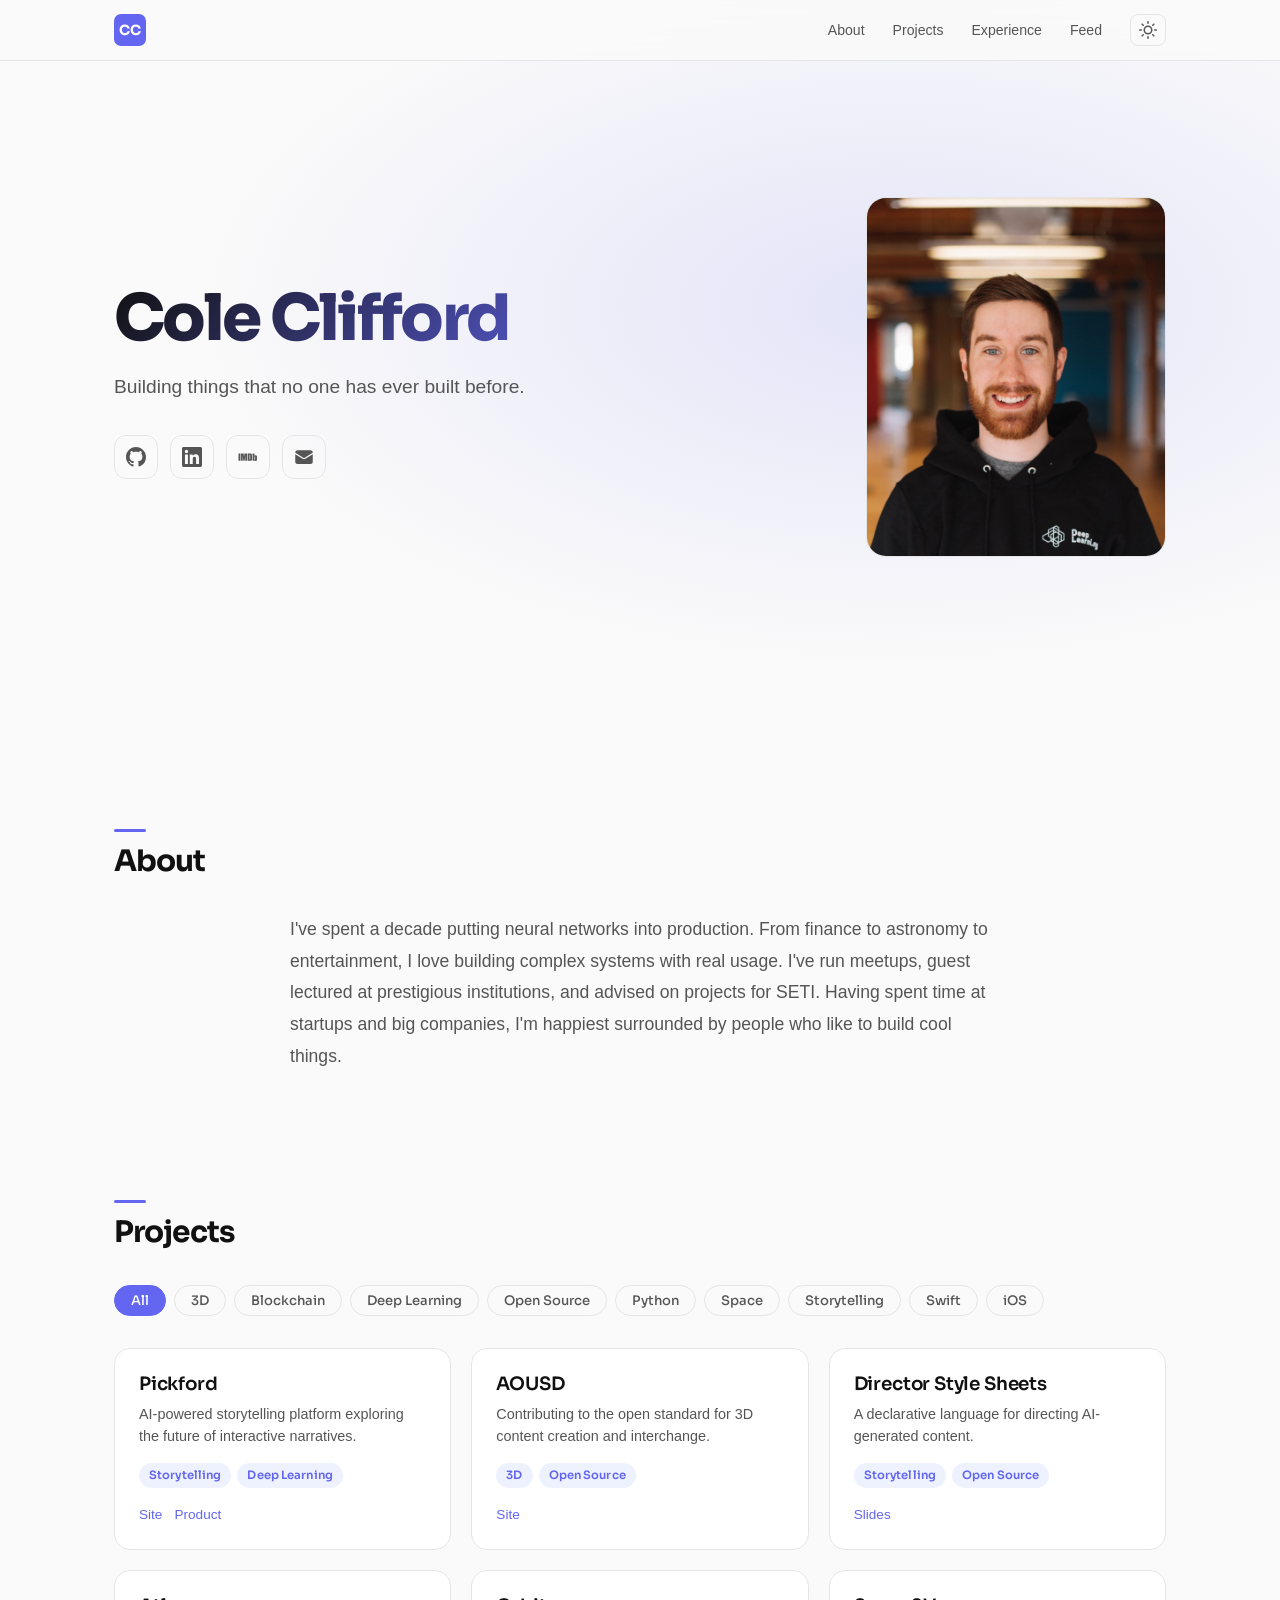
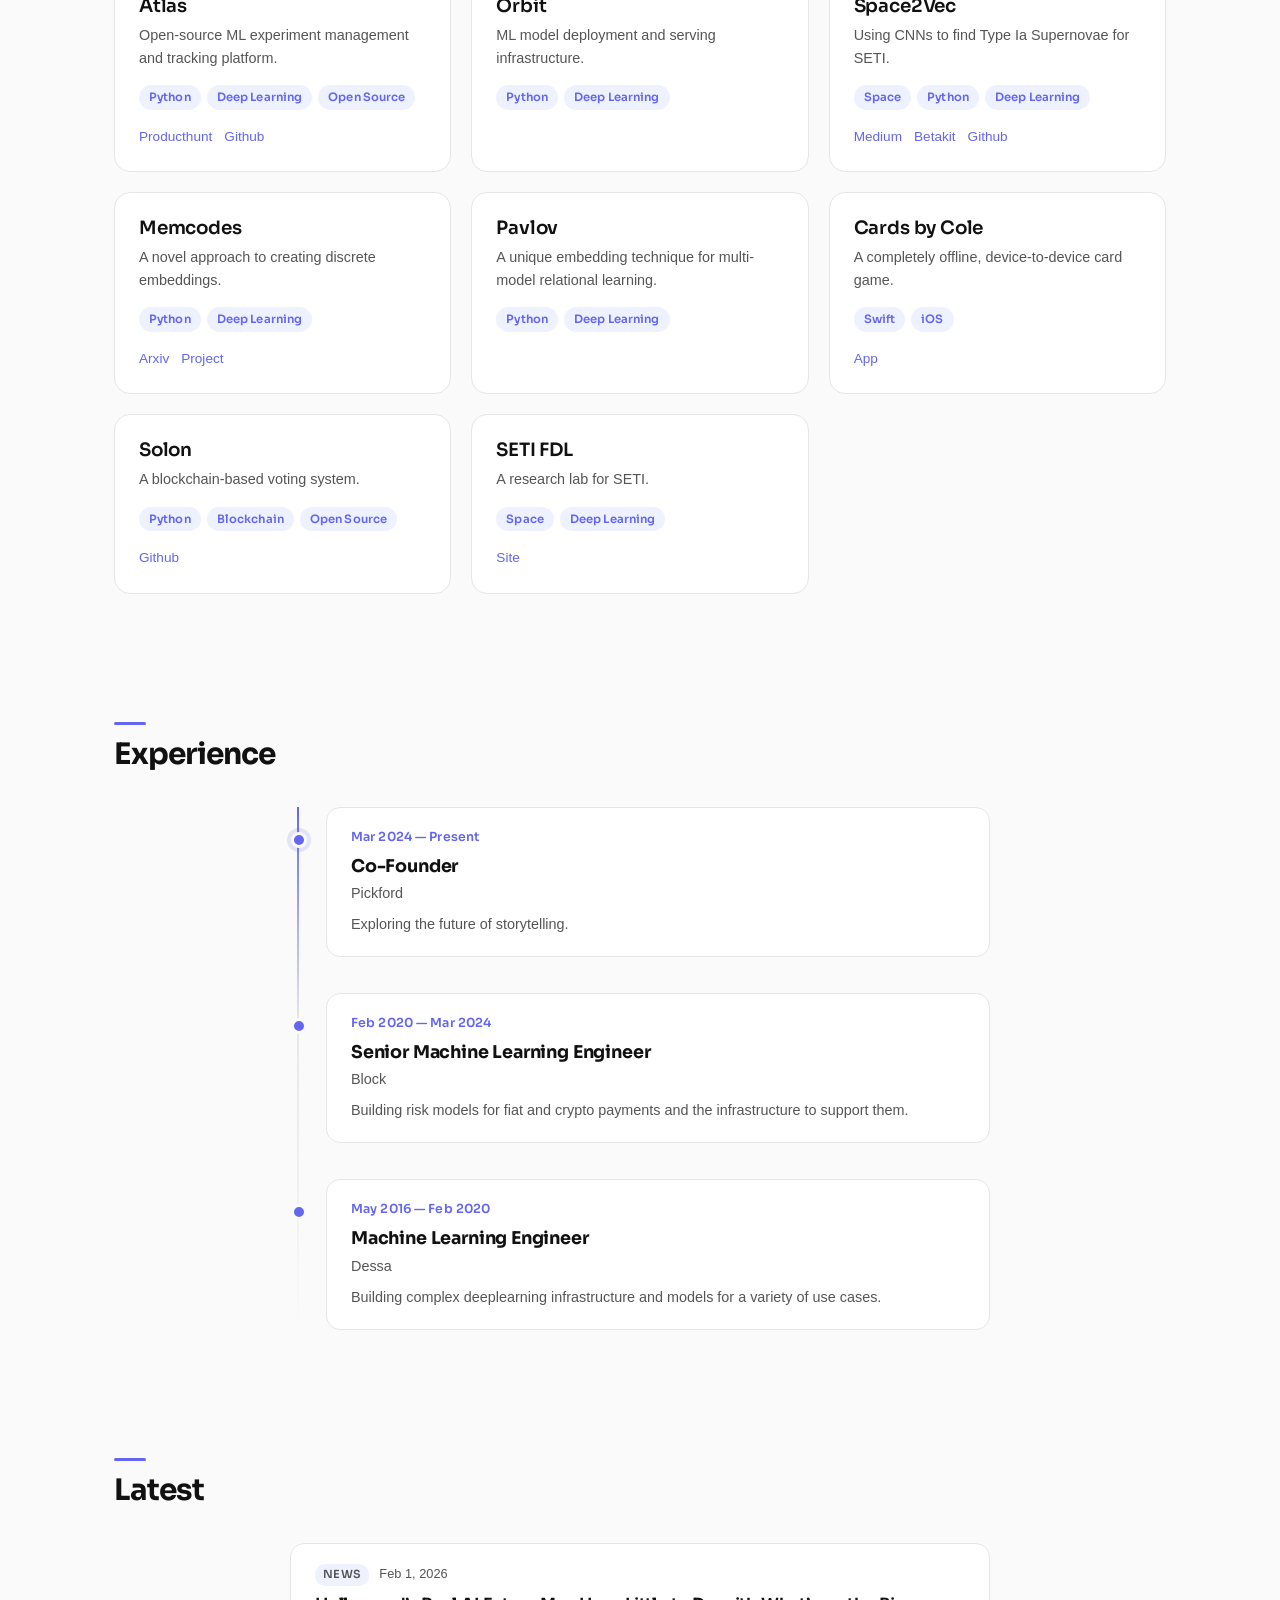
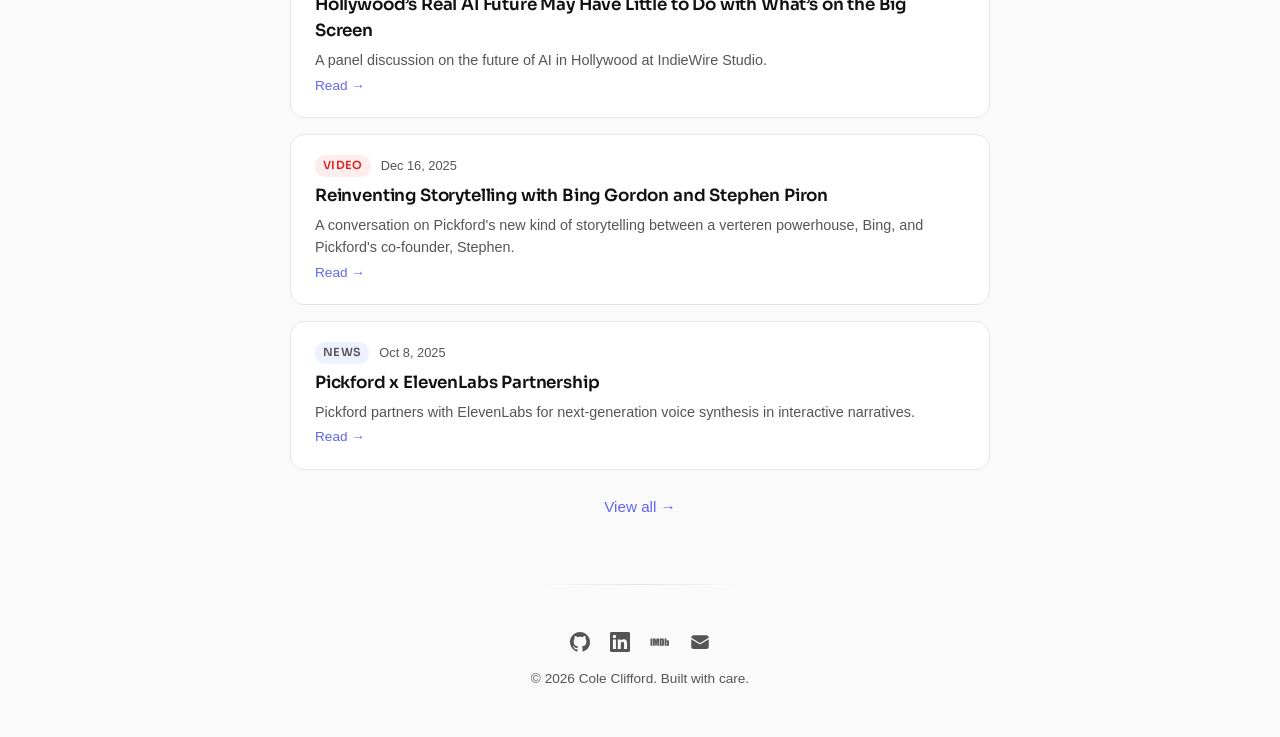
<file: index.html>
<!DOCTYPE html>
<html lang="en">
<head>
  <meta charset="utf-8">
  <meta name="viewport" content="width=device-width, initial-scale=1">
  <title>Cole Clifford</title>
  <meta name="description" content="Cole Clifford's personal portfolio — projects, experience, and more.">
  <link rel="icon" href="/favicon.svg" type="image/svg+xml">
  <link rel="preconnect" href="https://fonts.googleapis.com">
  <link rel="preconnect" href="https://fonts.gstatic.com" crossorigin>
  <link href="https://fonts.googleapis.com/css2?family=Sora:wght@400;500;600;700;800&display=swap" rel="stylesheet">
  <link rel="stylesheet" href="css/style.css">
  <script>
    // Apply saved theme before paint to prevent flash
    (function() {
      var saved = localStorage.getItem('theme');
      if (saved) {
        document.documentElement.setAttribute('data-theme', saved);
      } else if (window.matchMedia('(prefers-color-scheme: dark)').matches) {
        document.documentElement.setAttribute('data-theme', 'dark');
      }
    })();
  </script>
</head>
<body>

  <!-- Nav -->
  <nav class="nav">
    <div class="container nav__inner">
      <a href="#" class="nav__logo" aria-label="Home">
        <svg viewBox="0 0 64 64" width="32" height="32" aria-hidden="true"><rect width="64" height="64" rx="14" fill="var(--accent)"/><text x="50%" y="54%" dominant-baseline="middle" text-anchor="middle" fill="var(--tag-active-text)" font-family="Sora, sans-serif" font-weight="700" font-size="28">CC</text></svg>
      </a>
      <button class="nav__hamburger" aria-label="Toggle navigation">
        <svg viewBox="0 0 24 24" fill="none" stroke="currentColor" stroke-width="2" stroke-linecap="round"><line x1="3" y1="6" x2="21" y2="6"/><line x1="3" y1="12" x2="21" y2="12"/><line x1="3" y1="18" x2="21" y2="18"/></svg>
      </button>
      <ul class="nav__links">
        <li><a href="#about">About</a></li>
        <li><a href="#projects">Projects</a></li>
        <li><a href="#experience">Experience</a></li>
        <li><a href="#feed">Feed</a></li>
        <li>
          <button class="theme-toggle" aria-label="Toggle theme">
            <svg class="icon-sun" viewBox="0 0 24 24" fill="none" stroke="currentColor" stroke-width="2" stroke-linecap="round" stroke-linejoin="round"><circle cx="12" cy="12" r="5"/><line x1="12" y1="1" x2="12" y2="3"/><line x1="12" y1="21" x2="12" y2="23"/><line x1="4.22" y1="4.22" x2="5.64" y2="5.64"/><line x1="18.36" y1="18.36" x2="19.78" y2="19.78"/><line x1="1" y1="12" x2="3" y2="12"/><line x1="21" y1="12" x2="23" y2="12"/><line x1="4.22" y1="19.78" x2="5.64" y2="18.36"/><line x1="18.36" y1="5.64" x2="19.78" y2="4.22"/></svg>
            <svg class="icon-moon" viewBox="0 0 24 24" fill="none" stroke="currentColor" stroke-width="2" stroke-linecap="round" stroke-linejoin="round"><path d="M21 12.79A9 9 0 1 1 11.21 3 7 7 0 0 0 21 12.79z"/></svg>
          </button>
        </li>
      </ul>
    </div>
  </nav>

  <!-- Hero -->
  <section class="hero">
    <div class="container hero__inner">
      <div class="hero__content">
        <h1 class="hero__name">Cole Clifford</h1>
        <p class="hero__tagline">Building things that no one has ever built before.</p>
        <ul class="hero__links">
          <li><a href="https://github.com/ColeClifford" target="_blank" rel="noopener" class="hero__social" aria-label="GitHub" title="GitHub">
            <svg viewBox="0 0 24 24" fill="currentColor" aria-hidden="true"><path d="M12 0C5.37 0 0 5.37 0 12c0 5.31 3.435 9.795 8.205 11.385.6.105.825-.255.825-.57 0-.285-.015-1.23-.015-2.235-3.015.555-3.795-.735-4.035-1.41-.135-.345-.72-1.41-1.23-1.695-.42-.225-1.02-.78-.015-.795.945-.015 1.62.87 1.845 1.23 1.08 1.815 2.805 1.305 3.495.99.105-.78.42-1.305.765-1.605-2.67-.3-5.46-1.335-5.46-5.925 0-1.305.465-2.385 1.23-3.225-.12-.3-.54-1.53.12-3.18 0 0 1.005-.315 3.3 1.23.96-.27 1.98-.405 3-.405s2.04.135 3 .405c2.295-1.56 3.3-1.23 3.3-1.23.66 1.65.24 2.88.12 3.18.765.84 1.23 1.905 1.23 3.225 0 4.605-2.805 5.625-5.475 5.925.435.375.81 1.095.81 2.22 0 1.605-.015 2.895-.015 3.3 0 .315.225.69.825.57A12.02 12.02 0 0 0 24 12c0-6.63-5.37-12-12-12z"/></svg>
          </a></li>
          <li><a href="https://www.linkedin.com/in/cole-clifford-bb5b19121/" target="_blank" rel="noopener" class="hero__social" aria-label="LinkedIn" title="LinkedIn">
            <svg viewBox="0 0 24 24" fill="currentColor" aria-hidden="true"><path d="M20.447 20.452h-3.554v-5.569c0-1.328-.027-3.037-1.852-3.037-1.853 0-2.136 1.445-2.136 2.939v5.667H9.351V9h3.414v1.561h.046c.477-.9 1.637-1.85 3.37-1.85 3.601 0 4.267 2.37 4.267 5.455v6.286zM5.337 7.433a2.062 2.062 0 0 1-2.063-2.065 2.064 2.064 0 1 1 2.063 2.065zm1.782 13.019H3.555V9h3.564v11.452zM22.225 0H1.771C.792 0 0 .774 0 1.729v20.542C0 23.227.792 24 1.771 24h20.451C23.2 24 24 23.227 24 22.271V1.729C24 .774 23.2 0 22.222 0h.003z"/></svg>
          </a></li>
          <li><a href="https://www.imdb.com/name/nm4317531/?ref_=fn_t_5" target="_blank" rel="noopener" class="hero__social" aria-label="IMDb" title="IMDb">
            <svg viewBox="2.4 7.6 19.9 8.4" fill="currentColor" aria-hidden="true"><path d="M4.7954 8.2603v7.3636H2.8899V8.2603h1.9055zm6.5367 0v7.3636H9.6707v-4.9704l-.6711 4.9704H7.813l-.6986-4.8618-.0066 4.8618h-1.668V8.2603h2.468c.0748.4476.1492.9694.2307 1.5734l.2712 1.8713.4407-3.4447h2.4817zm2.9772 1.3289c.0742.0404.122.108.1417.2034.0279.0953.0345.3118.0345.6442v2.8548c0 .4881-.0345.7867-.0955.8954-.0609.1152-.2304.1695-.5018.1695V9.5211c.204 0 .3457.0205.4211.0681zm-.0211 6.0347c.4543 0 .8006-.0265 1.0245-.0742.2304-.0477.4204-.1357.5694-.2648.1556-.1218.2642-.298.3251-.5219.0611-.2238.1021-.6648.1021-1.3224v-2.5832c0-.6986-.0271-1.1668-.0742-1.4039-.041-.237-.1431-.4543-.3126-.6437-.1695-.1973-.4198-.3324-.7456-.421-.3191-.0808-.8542-.1285-1.7694-.1285h-1.4244v7.3636h2.3051zm5.14-1.7827c0 .3523-.0199.5762-.0544.6708-.033.0947-.1894.1424-.3046.1424-.1086 0-.19-.0477-.2238-.1351-.041-.0887-.0609-.2986-.0609-.6238v-1.9469c0-.3324.0199-.5423.0543-.6237.0338-.0808.1086-.122.2171-.122.1153 0 .2709.0412.3114.1425.041.0947.0609.2986.0609.6032v1.8926zm-2.4747-5.5809v7.3636h1.7157l.1152-.4675c.1556.1894.3251.3324.5152.4271.1828.0881.4608.1357.678.1357.3047 0 .5629-.0748.7802-.237.2165-.1562.3589-.3462.4198-.5628.0543-.2173.0887-.543.0887-.9841v-2.0675c0-.4409-.0139-.7324-.0344-.8681-.0199-.1357-.0742-.2781-.1695-.4204-.1021-.1425-.2437-.251-.4272-.3325-.1834-.0742-.3999-.1152-.6576-.1152-.2172 0-.4952.0477-.6846.1285-.1835.0887-.353.2238-.5086.4007V8.2603h-1.8309z"/></svg>
          </a></li>
          <li><a href="mailto:cole.cliffy@gmail.com" class="hero__social" aria-label="Email" title="Email">
            <svg viewBox="0 0 24 24" fill="currentColor" aria-hidden="true"><path d="M1.5 8.67v8.58a3 3 0 0 0 3 3h15a3 3 0 0 0 3-3V8.67l-8.928 5.493a3 3 0 0 1-3.144 0L1.5 8.67Z"/><path d="M22.5 6.908V6.75a3 3 0 0 0-3-3h-15a3 3 0 0 0-3 3v.158l9.714 5.978a1.5 1.5 0 0 0 1.572 0L22.5 6.908Z"/></svg>
          </a></li>
        </ul>
      </div>
      <div class="hero__photo">
        <img src="images/headshot.JPG" alt="Cole Clifford">
      </div>
    </div>
  </section>

  <!-- About -->
  <section id="about" class="fade-in">
    <div class="container">
      <h2 class="section-title">About</h2>
      <div class="about__content">
        <p>
          I've spent a decade putting neural networks into production. From finance to astronomy to entertainment, I love building
          complex systems with real usage. I've run meetups, guest lectured at prestigious institutions, and advised on projects for SETI.
          Having spent time at startups and big companies, I'm happiest surrounded by people who like to build cool things.
        </p>
      </div>
    </div>
  </section>

  <!-- Projects -->
  <section id="projects" class="fade-in">
    <div class="container">
      <h2 class="section-title">Projects</h2>
      <div class="filter-bar" id="filter-bar"></div>
      <div class="projects-grid" id="projects-grid"></div>
    </div>
  </section>

  <!-- Experience -->
  <section id="experience" class="fade-in">
    <div class="container">
      <h2 class="section-title">Experience</h2>
      <div class="timeline" id="timeline"></div>
    </div>
  </section>

  <!-- Feed / Latest -->
  <section id="feed" class="fade-in">
    <div class="container">
      <h2 class="section-title">Latest</h2>
      <div id="feed-preview"></div>
      <div style="text-align: center; margin-top: 24px;">
        <a href="/feed/" class="feed-view-all">View all &rarr;</a>
      </div>
    </div>
  </section>

  <!-- Footer -->
  <footer class="footer">
    <div class="container">
      <div class="footer__links">
        <a href="https://github.com/ColeClifford" target="_blank" rel="noopener" aria-label="GitHub" title="GitHub">
          <svg viewBox="0 0 24 24" fill="currentColor" aria-hidden="true"><path d="M12 0C5.37 0 0 5.37 0 12c0 5.31 3.435 9.795 8.205 11.385.6.105.825-.255.825-.57 0-.285-.015-1.23-.015-2.235-3.015.555-3.795-.735-4.035-1.41-.135-.345-.72-1.41-1.23-1.695-.42-.225-1.02-.78-.015-.795.945-.015 1.62.87 1.845 1.23 1.08 1.815 2.805 1.305 3.495.99.105-.78.42-1.305.765-1.605-2.67-.3-5.46-1.335-5.46-5.925 0-1.305.465-2.385 1.23-3.225-.12-.3-.54-1.53.12-3.18 0 0 1.005-.315 3.3 1.23.96-.27 1.98-.405 3-.405s2.04.135 3 .405c2.295-1.56 3.3-1.23 3.3-1.23.66 1.65.24 2.88.12 3.18.765.84 1.23 1.905 1.23 3.225 0 4.605-2.805 5.625-5.475 5.925.435.375.81 1.095.81 2.22 0 1.605-.015 2.895-.015 3.3 0 .315.225.69.825.57A12.02 12.02 0 0 0 24 12c0-6.63-5.37-12-12-12z"/></svg>
        </a>
        <a href="https://www.linkedin.com/in/cole-clifford-bb5b19121/" target="_blank" rel="noopener" aria-label="LinkedIn" title="LinkedIn">
          <svg viewBox="0 0 24 24" fill="currentColor" aria-hidden="true"><path d="M20.447 20.452h-3.554v-5.569c0-1.328-.027-3.037-1.852-3.037-1.853 0-2.136 1.445-2.136 2.939v5.667H9.351V9h3.414v1.561h.046c.477-.9 1.637-1.85 3.37-1.85 3.601 0 4.267 2.37 4.267 5.455v6.286zM5.337 7.433a2.062 2.062 0 0 1-2.063-2.065 2.064 2.064 0 1 1 2.063 2.065zm1.782 13.019H3.555V9h3.564v11.452zM22.225 0H1.771C.792 0 0 .774 0 1.729v20.542C0 23.227.792 24 1.771 24h20.451C23.2 24 24 23.227 24 22.271V1.729C24 .774 23.2 0 22.222 0h.003z"/></svg>
        </a>
        <a href="https://www.imdb.com/name/nm4317531/?ref_=fn_t_5" target="_blank" rel="noopener" aria-label="IMDb" title="IMDb">
          <svg viewBox="2.4 7.6 19.9 8.4" fill="currentColor" aria-hidden="true"><path d="M4.7954 8.2603v7.3636H2.8899V8.2603h1.9055zm6.5367 0v7.3636H9.6707v-4.9704l-.6711 4.9704H7.813l-.6986-4.8618-.0066 4.8618h-1.668V8.2603h2.468c.0748.4476.1492.9694.2307 1.5734l.2712 1.8713.4407-3.4447h2.4817zm2.9772 1.3289c.0742.0404.122.108.1417.2034.0279.0953.0345.3118.0345.6442v2.8548c0 .4881-.0345.7867-.0955.8954-.0609.1152-.2304.1695-.5018.1695V9.5211c.204 0 .3457.0205.4211.0681zm-.0211 6.0347c.4543 0 .8006-.0265 1.0245-.0742.2304-.0477.4204-.1357.5694-.2648.1556-.1218.2642-.298.3251-.5219.0611-.2238.1021-.6648.1021-1.3224v-2.5832c0-.6986-.0271-1.1668-.0742-1.4039-.041-.237-.1431-.4543-.3126-.6437-.1695-.1973-.4198-.3324-.7456-.421-.3191-.0808-.8542-.1285-1.7694-.1285h-1.4244v7.3636h2.3051zm5.14-1.7827c0 .3523-.0199.5762-.0544.6708-.033.0947-.1894.1424-.3046.1424-.1086 0-.19-.0477-.2238-.1351-.041-.0887-.0609-.2986-.0609-.6238v-1.9469c0-.3324.0199-.5423.0543-.6237.0338-.0808.1086-.122.2171-.122.1153 0 .2709.0412.3114.1425.041.0947.0609.2986.0609.6032v1.8926zm-2.4747-5.5809v7.3636h1.7157l.1152-.4675c.1556.1894.3251.3324.5152.4271.1828.0881.4608.1357.678.1357.3047 0 .5629-.0748.7802-.237.2165-.1562.3589-.3462.4198-.5628.0543-.2173.0887-.543.0887-.9841v-2.0675c0-.4409-.0139-.7324-.0344-.8681-.0199-.1357-.0742-.2781-.1695-.4204-.1021-.1425-.2437-.251-.4272-.3325-.1834-.0742-.3999-.1152-.6576-.1152-.2172 0-.4952.0477-.6846.1285-.1835.0887-.353.2238-.5086.4007V8.2603h-1.8309z"/></svg>
        </a>
        <a href="mailto:cole.cliffy@gmail.com" aria-label="Email" title="Email">
          <svg viewBox="0 0 24 24" fill="currentColor" aria-hidden="true"><path d="M1.5 8.67v8.58a3 3 0 0 0 3 3h15a3 3 0 0 0 3-3V8.67l-8.928 5.493a3 3 0 0 1-3.144 0L1.5 8.67Z"/><path d="M22.5 6.908V6.75a3 3 0 0 0-3-3h-15a3 3 0 0 0-3 3v.158l9.714 5.978a1.5 1.5 0 0 0 1.572 0L22.5 6.908Z"/></svg>
        </a>
      </div>
      <p>&copy; <span id="year"></span> Cole Clifford. Built with care.</p>
    </div>
  </footer>

  <script src="js/main.js"></script>
</body>
</html>
</file>
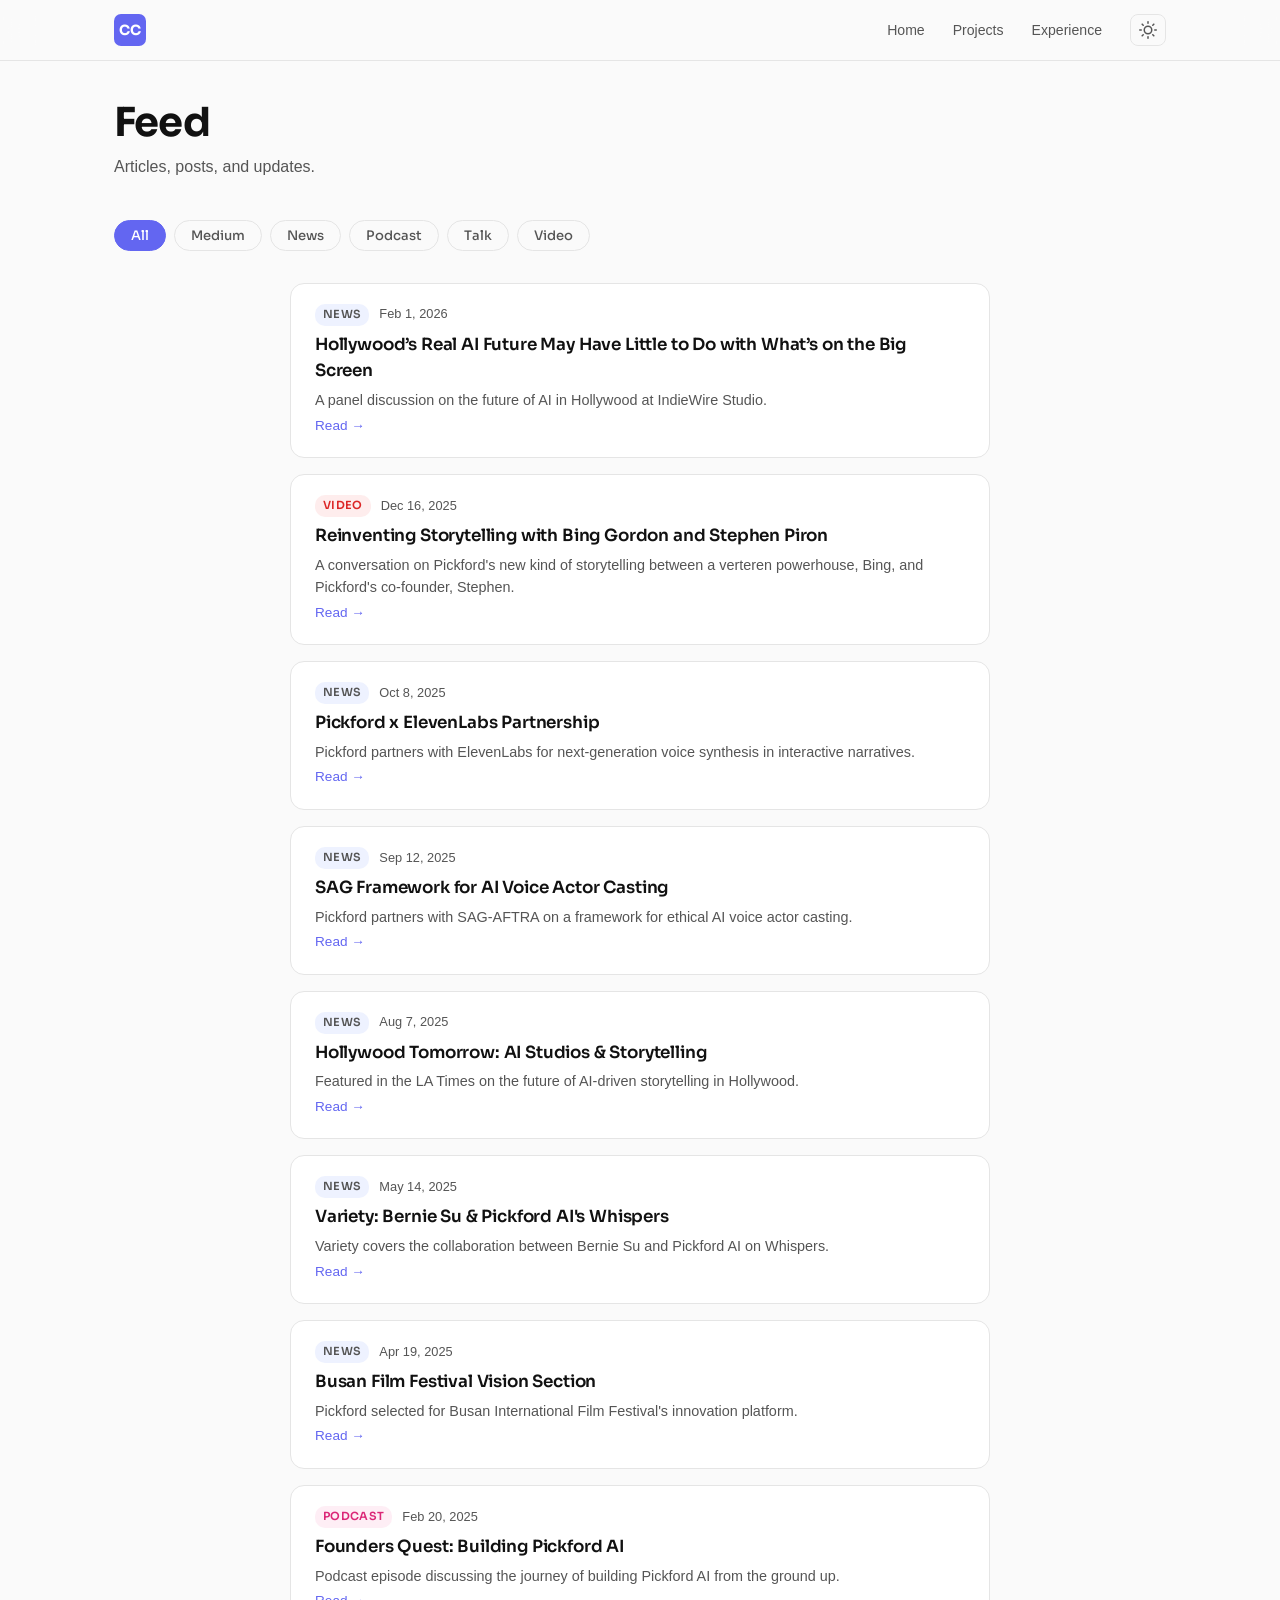
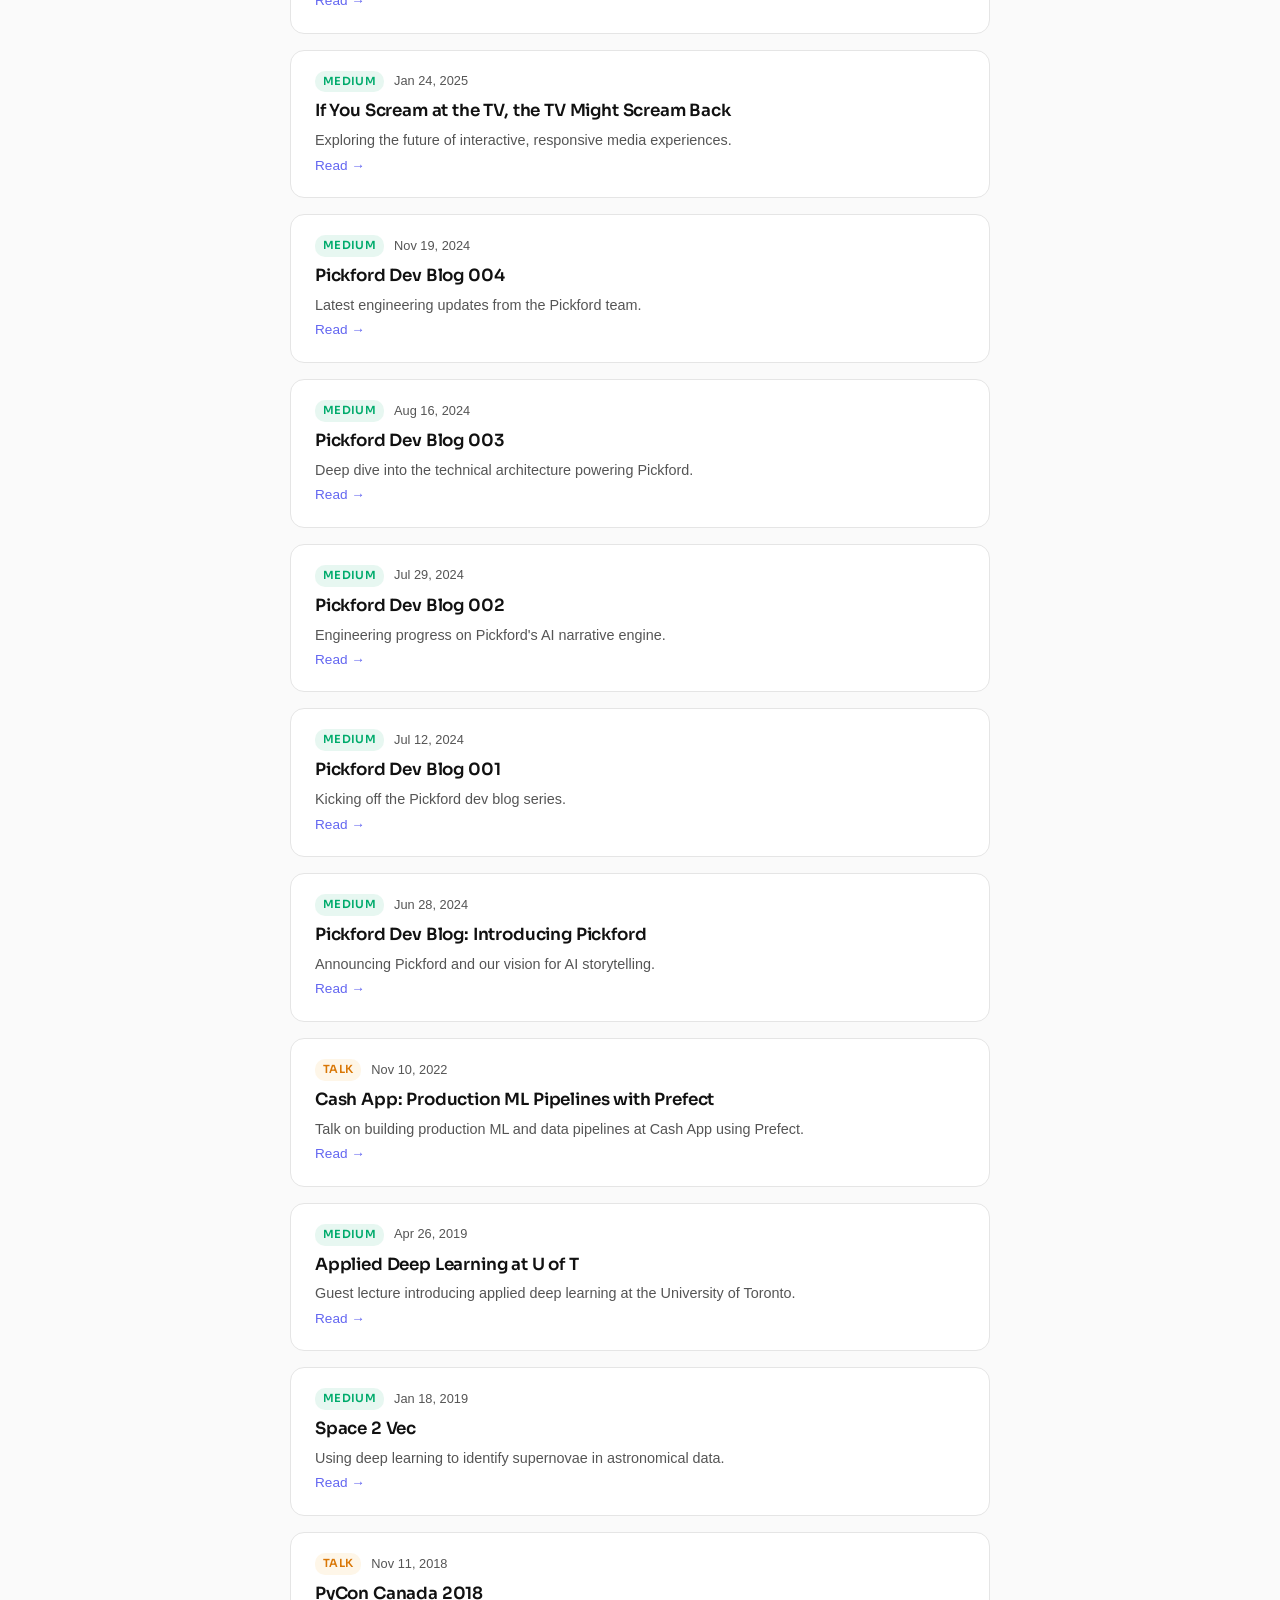
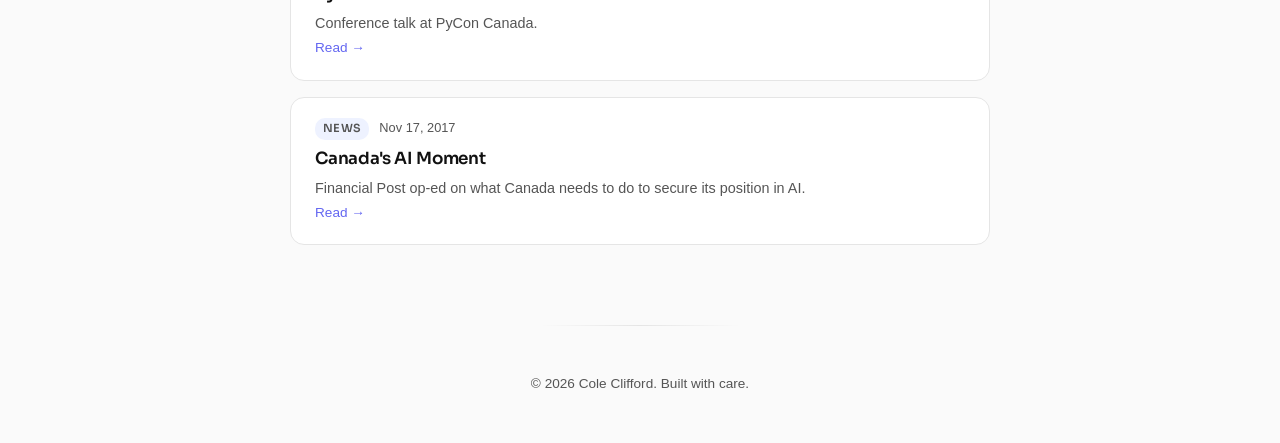
<file: feed/index.html>
<!DOCTYPE html>
<html lang="en">
<head>
  <meta charset="utf-8">
  <meta name="viewport" content="width=device-width, initial-scale=1">
  <title>Feed — Cole Clifford</title>
  <meta name="description" content="Articles, posts, and updates from Cole Clifford.">
  <link rel="icon" href="/favicon.svg" type="image/svg+xml">
  <link rel="preconnect" href="https://fonts.googleapis.com">
  <link rel="preconnect" href="https://fonts.gstatic.com" crossorigin>
  <link href="https://fonts.googleapis.com/css2?family=Sora:wght@400;500;600;700;800&display=swap" rel="stylesheet">
  <link rel="stylesheet" href="../css/style.css">
  <script>
    (function() {
      var saved = localStorage.getItem('theme');
      if (saved) document.documentElement.setAttribute('data-theme', saved);
      else if (window.matchMedia('(prefers-color-scheme: dark)').matches) document.documentElement.setAttribute('data-theme', 'dark');
    })();
  </script>
</head>
<body>

  <!-- Nav -->
  <nav class="nav">
    <div class="container nav__inner">
      <a href="/" class="nav__logo" aria-label="Home">
        <svg viewBox="0 0 64 64" width="32" height="32" aria-hidden="true"><rect width="64" height="64" rx="14" fill="var(--accent)"/><text x="50%" y="54%" dominant-baseline="middle" text-anchor="middle" fill="var(--tag-active-text)" font-family="Sora, sans-serif" font-weight="700" font-size="28">CC</text></svg>
      </a>
      <button class="nav__hamburger" aria-label="Toggle navigation">
        <svg viewBox="0 0 24 24" fill="none" stroke="currentColor" stroke-width="2" stroke-linecap="round"><line x1="3" y1="6" x2="21" y2="6"/><line x1="3" y1="12" x2="21" y2="12"/><line x1="3" y1="18" x2="21" y2="18"/></svg>
      </button>
      <ul class="nav__links">
        <li><a href="/">Home</a></li>
        <li><a href="/#projects">Projects</a></li>
        <li><a href="/#experience">Experience</a></li>
        <li>
          <button class="theme-toggle" aria-label="Toggle theme">
            <svg class="icon-sun" viewBox="0 0 24 24" fill="none" stroke="currentColor" stroke-width="2" stroke-linecap="round" stroke-linejoin="round"><circle cx="12" cy="12" r="5"/><line x1="12" y1="1" x2="12" y2="3"/><line x1="12" y1="21" x2="12" y2="23"/><line x1="4.22" y1="4.22" x2="5.64" y2="5.64"/><line x1="18.36" y1="18.36" x2="19.78" y2="19.78"/><line x1="1" y1="12" x2="3" y2="12"/><line x1="21" y1="12" x2="23" y2="12"/><line x1="4.22" y1="19.78" x2="5.64" y2="18.36"/><line x1="18.36" y1="5.64" x2="19.78" y2="4.22"/></svg>
            <svg class="icon-moon" viewBox="0 0 24 24" fill="none" stroke="currentColor" stroke-width="2" stroke-linecap="round" stroke-linejoin="round"><path d="M21 12.79A9 9 0 1 1 11.21 3 7 7 0 0 0 21 12.79z"/></svg>
          </button>
        </li>
      </ul>
    </div>
  </nav>

  <!-- Feed Page -->
  <div class="container">
    <div class="feed-page-header">
      <h1>Feed</h1>
      <p style="color: var(--text-secondary); margin-top: 8px;">Articles, posts, and updates.</p>
    </div>

    <div class="filter-bar" id="feed-filter-bar" style="margin-bottom: 32px;"></div>
    <div id="feed-grid"></div>
  </div>

  <!-- Footer -->
  <footer class="footer" style="margin-top: 80px;">
    <div class="container">
      <p>&copy; <span id="year"></span> Cole Clifford. Built with care.</p>
    </div>
  </footer>

  <script src="../js/main.js"></script>
</body>
</html>
</file>
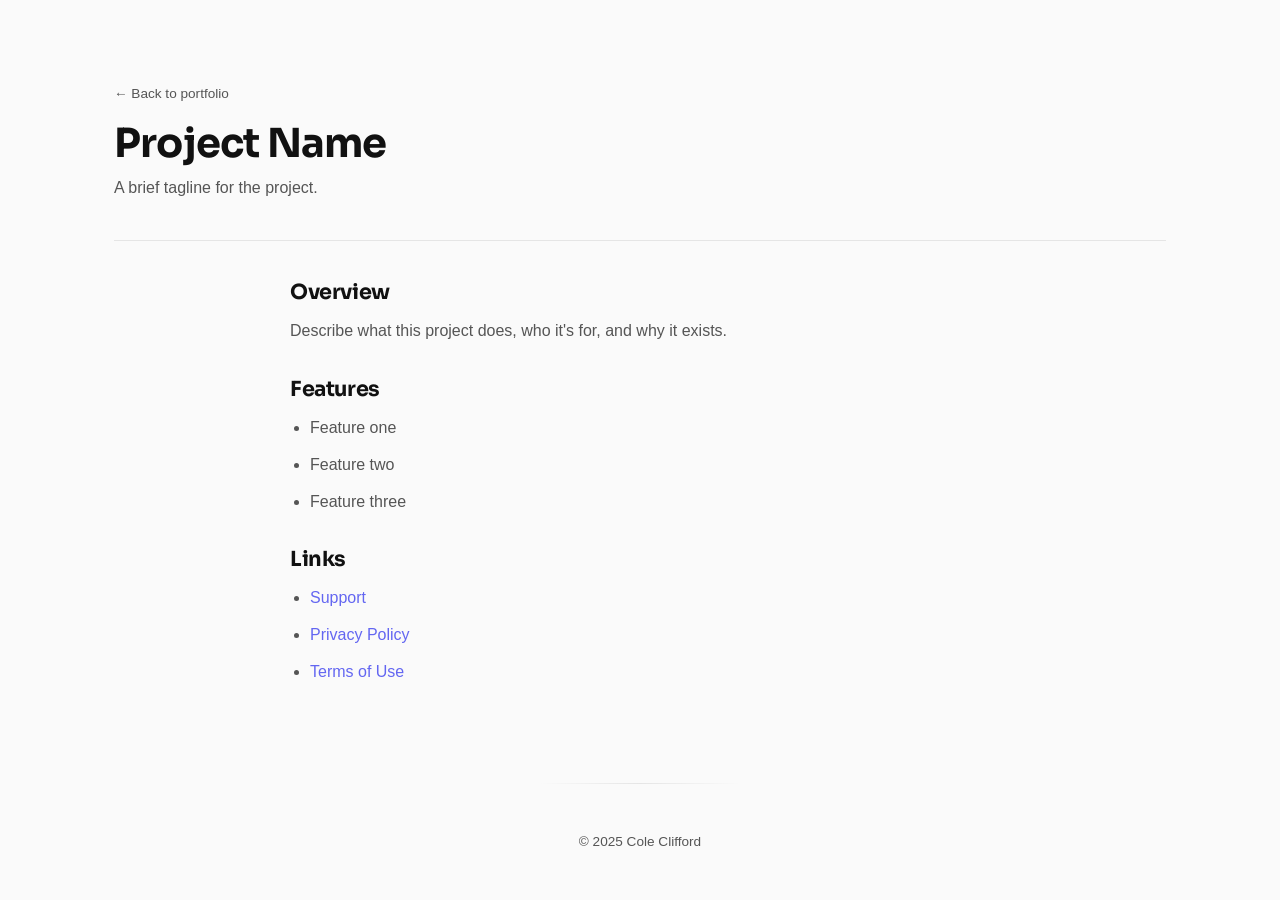
<file: projects/_template/index.html>
<!DOCTYPE html>
<html lang="en">
<head>
  <meta charset="utf-8">
  <meta name="viewport" content="width=device-width, initial-scale=1">
  <title>Project Name — Cole Clifford</title>
  <meta name="description" content="Project Name — description.">
  <link rel="icon" href="/favicon.svg" type="image/svg+xml">
  <link rel="preconnect" href="https://fonts.googleapis.com">
  <link rel="preconnect" href="https://fonts.gstatic.com" crossorigin>
  <link href="https://fonts.googleapis.com/css2?family=Sora:wght@400;500;600;700;800&display=swap" rel="stylesheet">
  <link rel="stylesheet" href="../../css/style.css">
  <script>
    (function() {
      var saved = localStorage.getItem('theme');
      if (saved) document.documentElement.setAttribute('data-theme', saved);
      else if (window.matchMedia('(prefers-color-scheme: dark)').matches) document.documentElement.setAttribute('data-theme', 'dark');
    })();
  </script>
</head>
<body>
  <div class="container">
    <header class="page-header">
      <a href="/" class="page-header__back">&larr; Back to portfolio</a>
      <h1>Project Name</h1>
      <p style="color: var(--text-secondary); margin-top: 8px;">A brief tagline for the project.</p>
    </header>

    <div class="page-content">
      <h2>Overview</h2>
      <p>Describe what this project does, who it's for, and why it exists.</p>

      <h2>Features</h2>
      <ul>
        <li>Feature one</li>
        <li>Feature two</li>
        <li>Feature three</li>
      </ul>

      <h2>Links</h2>
      <ul>
        <li><a href="support.html">Support</a></li>
        <li><a href="privacy.html">Privacy Policy</a></li>
        <li><a href="terms.html">Terms of Use</a></li>
      </ul>
    </div>
  </div>

  <footer class="footer">
    <div class="container">
      <p>&copy; 2025 Cole Clifford</p>
    </div>
  </footer>
</body>
</html>
</file>
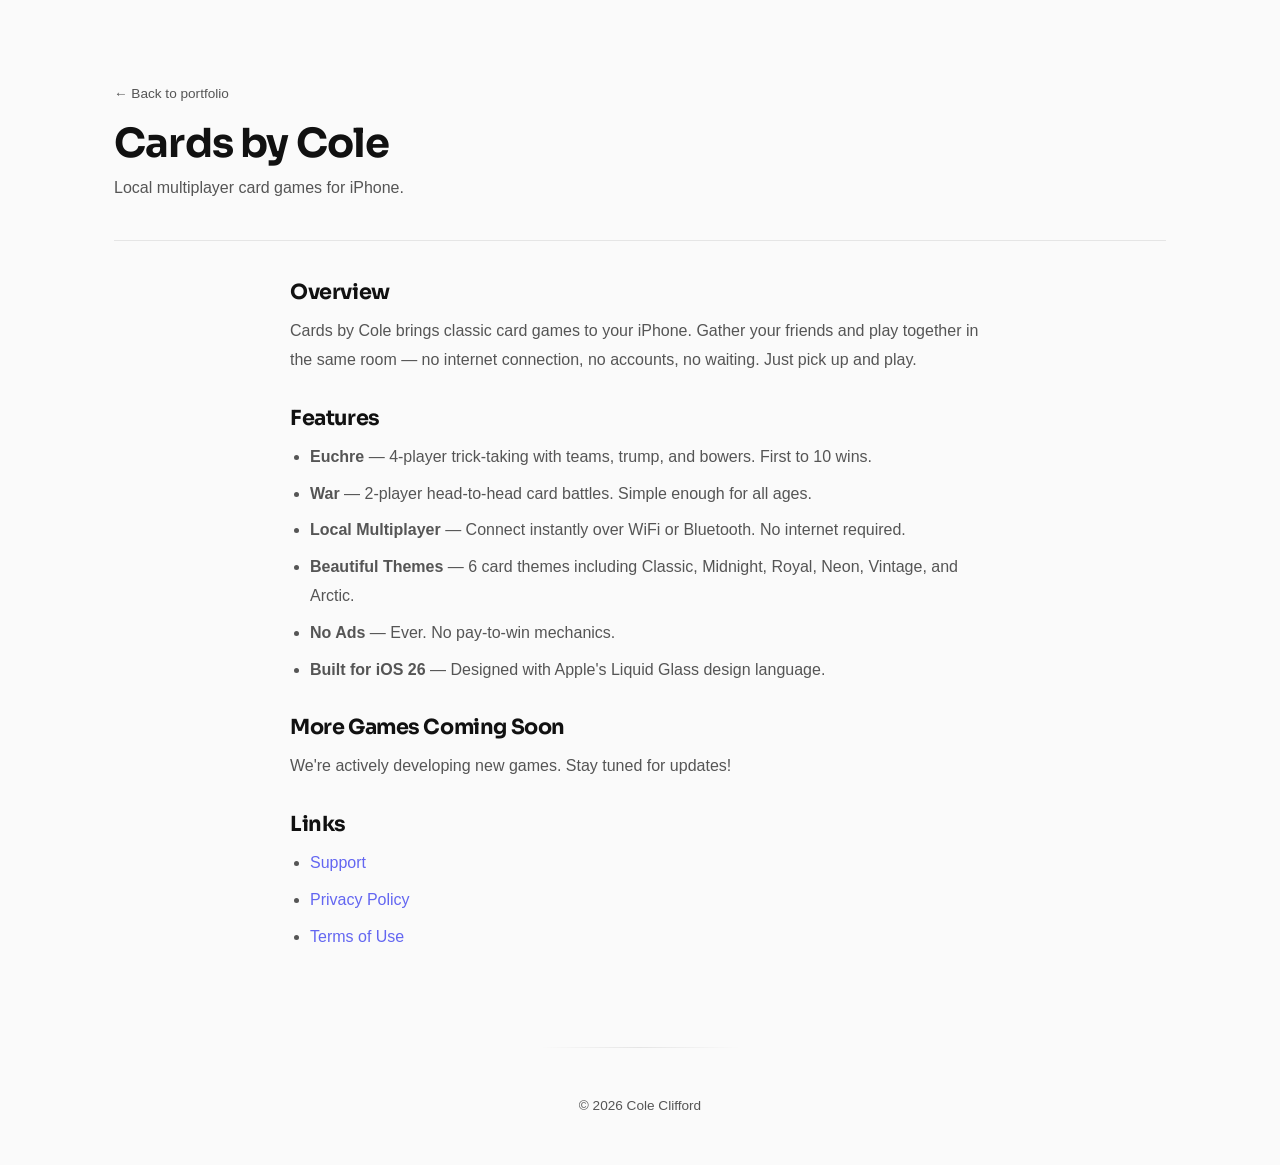
<file: projects/cards-by-cole/index.html>
<!DOCTYPE html>
<html lang="en">
<head>
  <meta charset="utf-8">
  <meta name="viewport" content="width=device-width, initial-scale=1">
  <title>Cards by Cole — Cole Clifford</title>
  <meta name="description" content="Cards by Cole — Local multiplayer card games for iPhone. Play Euchre, War, and more with friends, no internet needed.">
  <link rel="icon" href="/favicon.svg" type="image/svg+xml">
  <link rel="preconnect" href="https://fonts.googleapis.com">
  <link rel="preconnect" href="https://fonts.gstatic.com" crossorigin>
  <link href="https://fonts.googleapis.com/css2?family=Sora:wght@400;500;600;700;800&display=swap" rel="stylesheet">
  <link rel="stylesheet" href="../../css/style.css">
  <script>
    (function() {
      var saved = localStorage.getItem('theme');
      if (saved) document.documentElement.setAttribute('data-theme', saved);
      else if (window.matchMedia('(prefers-color-scheme: dark)').matches) document.documentElement.setAttribute('data-theme', 'dark');
    })();
  </script>
</head>
<body>
  <div class="container">
    <header class="page-header">
      <a href="/" class="page-header__back">&larr; Back to portfolio</a>
      <h1>Cards by Cole</h1>
      <p style="color: var(--text-secondary); margin-top: 8px;">Local multiplayer card games for iPhone.</p>
    </header>

    <div class="page-content">
      <h2>Overview</h2>
      <p>Cards by Cole brings classic card games to your iPhone. Gather your friends and play together in the same room — no internet connection, no accounts, no waiting. Just pick up and play.</p>

      <h2>Features</h2>
      <ul>
        <li><strong>Euchre</strong> — 4-player trick-taking with teams, trump, and bowers. First to 10 wins.</li>
        <li><strong>War</strong> — 2-player head-to-head card battles. Simple enough for all ages.</li>
        <li><strong>Local Multiplayer</strong> — Connect instantly over WiFi or Bluetooth. No internet required.</li>
        <li><strong>Beautiful Themes</strong> — 6 card themes including Classic, Midnight, Royal, Neon, Vintage, and Arctic.</li>
        <li><strong>No Ads</strong> — Ever. No pay-to-win mechanics.</li>
        <li><strong>Built for iOS 26</strong> — Designed with Apple's Liquid Glass design language.</li>
      </ul>

      <h2>More Games Coming Soon</h2>
      <p>We're actively developing new games. Stay tuned for updates!</p>

      <h2>Links</h2>
      <ul>
        <li><a href="support.html">Support</a></li>
        <li><a href="privacy.html">Privacy Policy</a></li>
        <li><a href="terms.html">Terms of Use</a></li>
      </ul>
    </div>
  </div>

  <footer class="footer">
    <div class="container">
      <p>&copy; 2026 Cole Clifford</p>
    </div>
  </footer>
</body>
</html>
</file>
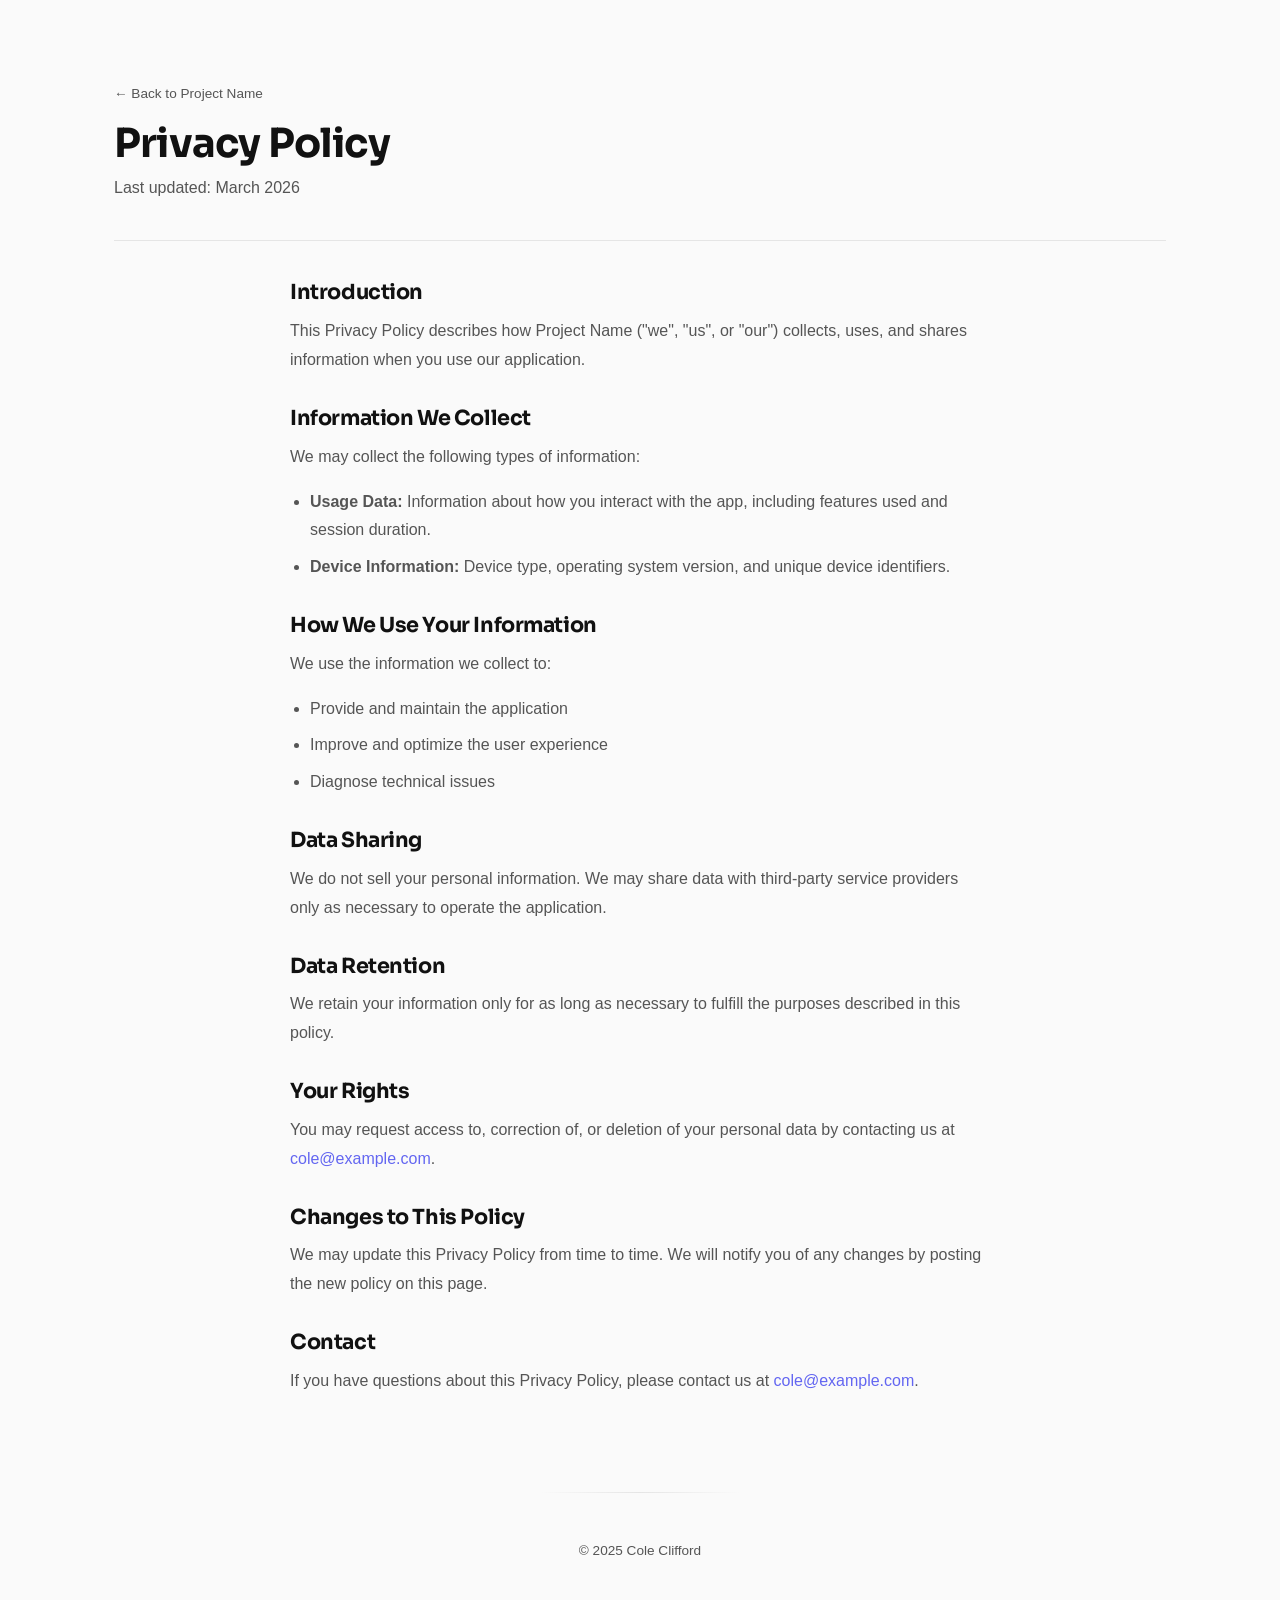
<file: projects/_template/privacy.html>
<!DOCTYPE html>
<html lang="en">
<head>
  <meta charset="utf-8">
  <meta name="viewport" content="width=device-width, initial-scale=1">
  <title>Privacy Policy — Project Name</title>
  <link rel="icon" href="/favicon.svg" type="image/svg+xml">
  <link rel="preconnect" href="https://fonts.googleapis.com">
  <link rel="preconnect" href="https://fonts.gstatic.com" crossorigin>
  <link href="https://fonts.googleapis.com/css2?family=Sora:wght@400;500;600;700;800&display=swap" rel="stylesheet">
  <link rel="stylesheet" href="../../css/style.css">
  <script>
    (function() {
      var saved = localStorage.getItem('theme');
      if (saved) document.documentElement.setAttribute('data-theme', saved);
      else if (window.matchMedia('(prefers-color-scheme: dark)').matches) document.documentElement.setAttribute('data-theme', 'dark');
    })();
  </script>
</head>
<body>
  <div class="container">
    <header class="page-header">
      <a href="./" class="page-header__back">&larr; Back to Project Name</a>
      <h1>Privacy Policy</h1>
      <p style="color: var(--text-secondary); margin-top: 8px;">Last updated: March 2026</p>
    </header>

    <div class="page-content">
      <h2>Introduction</h2>
      <p>This Privacy Policy describes how Project Name ("we", "us", or "our") collects, uses, and shares information when you use our application.</p>

      <h2>Information We Collect</h2>
      <p>We may collect the following types of information:</p>
      <ul>
        <li><strong>Usage Data:</strong> Information about how you interact with the app, including features used and session duration.</li>
        <li><strong>Device Information:</strong> Device type, operating system version, and unique device identifiers.</li>
      </ul>

      <h2>How We Use Your Information</h2>
      <p>We use the information we collect to:</p>
      <ul>
        <li>Provide and maintain the application</li>
        <li>Improve and optimize the user experience</li>
        <li>Diagnose technical issues</li>
      </ul>

      <h2>Data Sharing</h2>
      <p>We do not sell your personal information. We may share data with third-party service providers only as necessary to operate the application.</p>

      <h2>Data Retention</h2>
      <p>We retain your information only for as long as necessary to fulfill the purposes described in this policy.</p>

      <h2>Your Rights</h2>
      <p>You may request access to, correction of, or deletion of your personal data by contacting us at <a href="mailto:cole@example.com">cole@example.com</a>.</p>

      <h2>Changes to This Policy</h2>
      <p>We may update this Privacy Policy from time to time. We will notify you of any changes by posting the new policy on this page.</p>

      <h2>Contact</h2>
      <p>If you have questions about this Privacy Policy, please contact us at <a href="mailto:cole@example.com">cole@example.com</a>.</p>
    </div>
  </div>

  <footer class="footer">
    <div class="container">
      <p>&copy; 2025 Cole Clifford</p>
    </div>
  </footer>
</body>
</html>
</file>
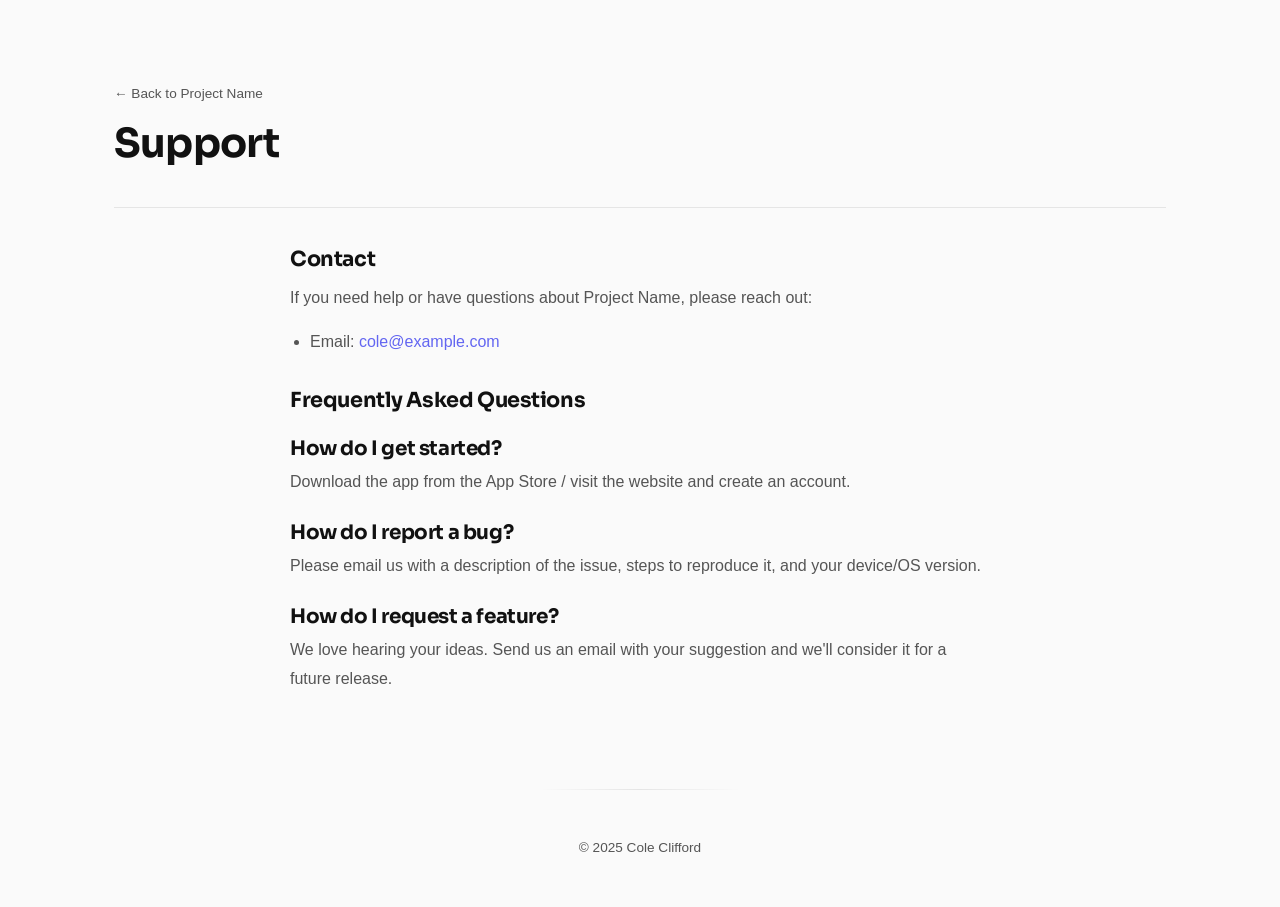
<file: projects/_template/support.html>
<!DOCTYPE html>
<html lang="en">
<head>
  <meta charset="utf-8">
  <meta name="viewport" content="width=device-width, initial-scale=1">
  <title>Support — Project Name</title>
  <link rel="icon" href="/favicon.svg" type="image/svg+xml">
  <link rel="preconnect" href="https://fonts.googleapis.com">
  <link rel="preconnect" href="https://fonts.gstatic.com" crossorigin>
  <link href="https://fonts.googleapis.com/css2?family=Sora:wght@400;500;600;700;800&display=swap" rel="stylesheet">
  <link rel="stylesheet" href="../../css/style.css">
  <script>
    (function() {
      var saved = localStorage.getItem('theme');
      if (saved) document.documentElement.setAttribute('data-theme', saved);
      else if (window.matchMedia('(prefers-color-scheme: dark)').matches) document.documentElement.setAttribute('data-theme', 'dark');
    })();
  </script>
</head>
<body>
  <div class="container">
    <header class="page-header">
      <a href="./" class="page-header__back">&larr; Back to Project Name</a>
      <h1>Support</h1>
    </header>

    <div class="page-content">
      <h2>Contact</h2>
      <p>If you need help or have questions about Project Name, please reach out:</p>
      <ul>
        <li>Email: <a href="mailto:cole@example.com">cole@example.com</a></li>
      </ul>

      <h2>Frequently Asked Questions</h2>

      <h3>How do I get started?</h3>
      <p>Download the app from the App Store / visit the website and create an account.</p>

      <h3>How do I report a bug?</h3>
      <p>Please email us with a description of the issue, steps to reproduce it, and your device/OS version.</p>

      <h3>How do I request a feature?</h3>
      <p>We love hearing your ideas. Send us an email with your suggestion and we'll consider it for a future release.</p>
    </div>
  </div>

  <footer class="footer">
    <div class="container">
      <p>&copy; 2025 Cole Clifford</p>
    </div>
  </footer>
</body>
</html>
</file>
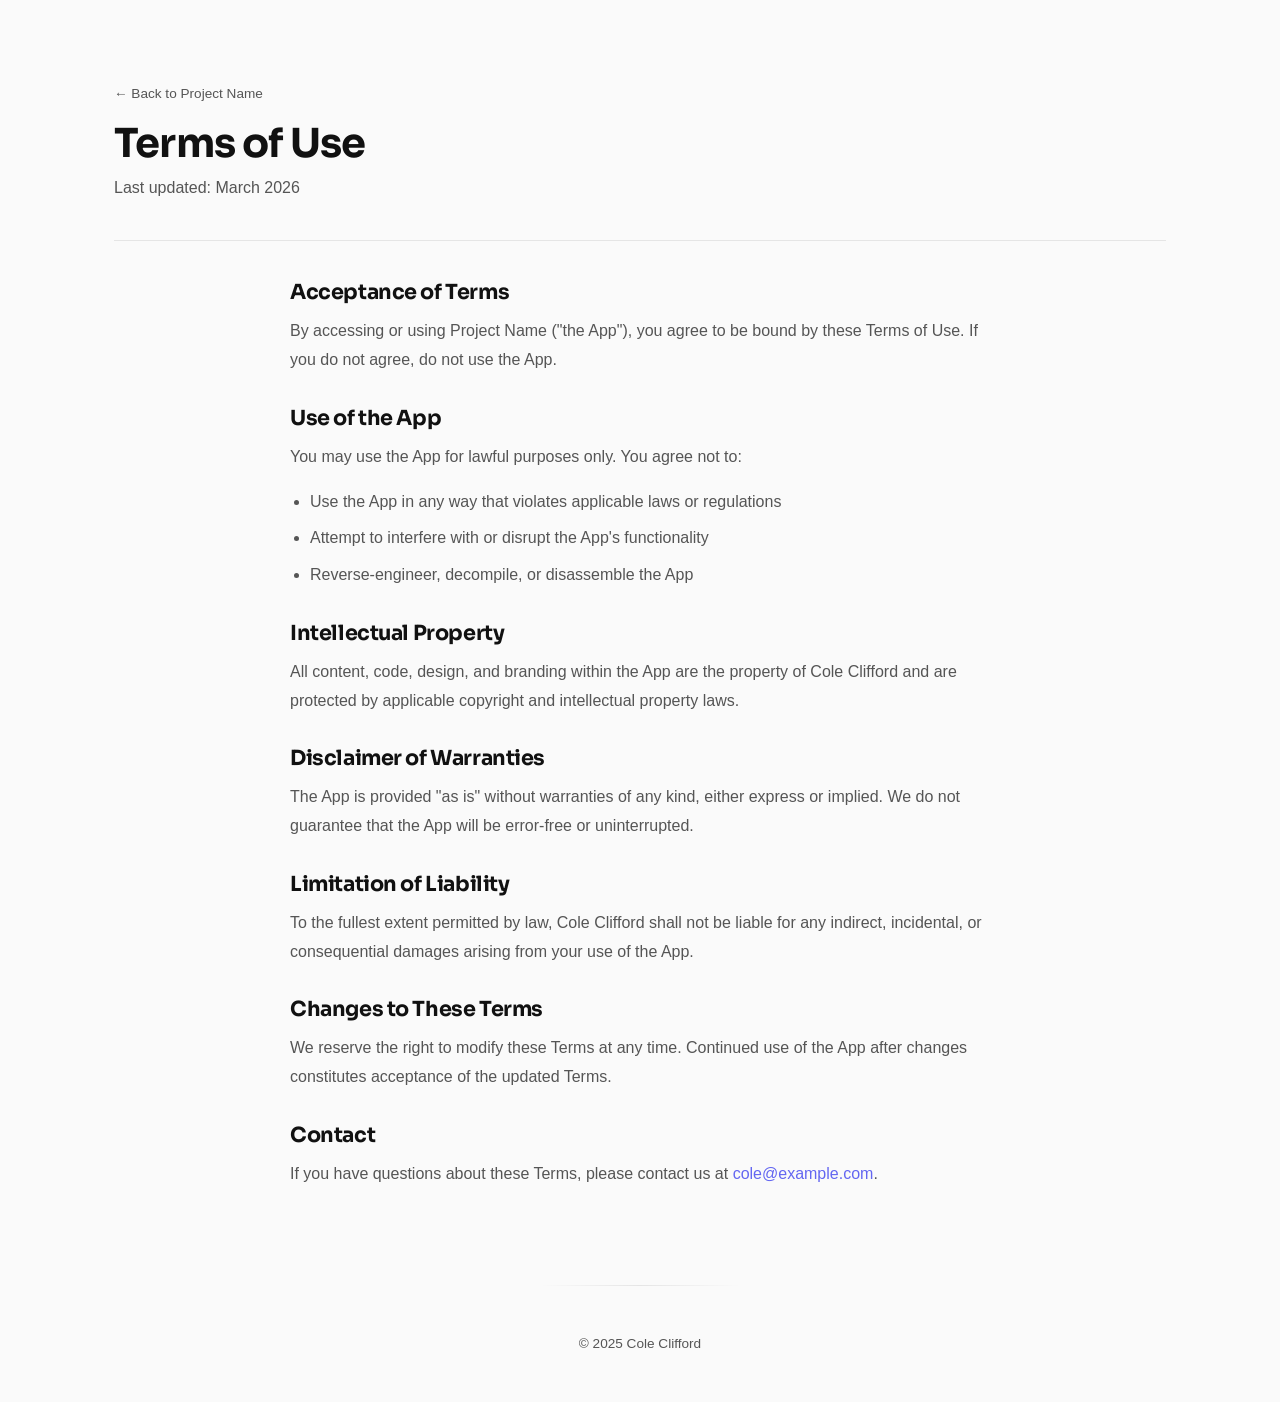
<file: projects/_template/terms.html>
<!DOCTYPE html>
<html lang="en">
<head>
  <meta charset="utf-8">
  <meta name="viewport" content="width=device-width, initial-scale=1">
  <title>Terms of Use — Project Name</title>
  <link rel="icon" href="/favicon.svg" type="image/svg+xml">
  <link rel="preconnect" href="https://fonts.googleapis.com">
  <link rel="preconnect" href="https://fonts.gstatic.com" crossorigin>
  <link href="https://fonts.googleapis.com/css2?family=Sora:wght@400;500;600;700;800&display=swap" rel="stylesheet">
  <link rel="stylesheet" href="../../css/style.css">
  <script>
    (function() {
      var saved = localStorage.getItem('theme');
      if (saved) document.documentElement.setAttribute('data-theme', saved);
      else if (window.matchMedia('(prefers-color-scheme: dark)').matches) document.documentElement.setAttribute('data-theme', 'dark');
    })();
  </script>
</head>
<body>
  <div class="container">
    <header class="page-header">
      <a href="./" class="page-header__back">&larr; Back to Project Name</a>
      <h1>Terms of Use</h1>
      <p style="color: var(--text-secondary); margin-top: 8px;">Last updated: March 2026</p>
    </header>

    <div class="page-content">
      <h2>Acceptance of Terms</h2>
      <p>By accessing or using Project Name ("the App"), you agree to be bound by these Terms of Use. If you do not agree, do not use the App.</p>

      <h2>Use of the App</h2>
      <p>You may use the App for lawful purposes only. You agree not to:</p>
      <ul>
        <li>Use the App in any way that violates applicable laws or regulations</li>
        <li>Attempt to interfere with or disrupt the App's functionality</li>
        <li>Reverse-engineer, decompile, or disassemble the App</li>
      </ul>

      <h2>Intellectual Property</h2>
      <p>All content, code, design, and branding within the App are the property of Cole Clifford and are protected by applicable copyright and intellectual property laws.</p>

      <h2>Disclaimer of Warranties</h2>
      <p>The App is provided "as is" without warranties of any kind, either express or implied. We do not guarantee that the App will be error-free or uninterrupted.</p>

      <h2>Limitation of Liability</h2>
      <p>To the fullest extent permitted by law, Cole Clifford shall not be liable for any indirect, incidental, or consequential damages arising from your use of the App.</p>

      <h2>Changes to These Terms</h2>
      <p>We reserve the right to modify these Terms at any time. Continued use of the App after changes constitutes acceptance of the updated Terms.</p>

      <h2>Contact</h2>
      <p>If you have questions about these Terms, please contact us at <a href="mailto:cole@example.com">cole@example.com</a>.</p>
    </div>
  </div>

  <footer class="footer">
    <div class="container">
      <p>&copy; 2025 Cole Clifford</p>
    </div>
  </footer>
</body>
</html>
</file>
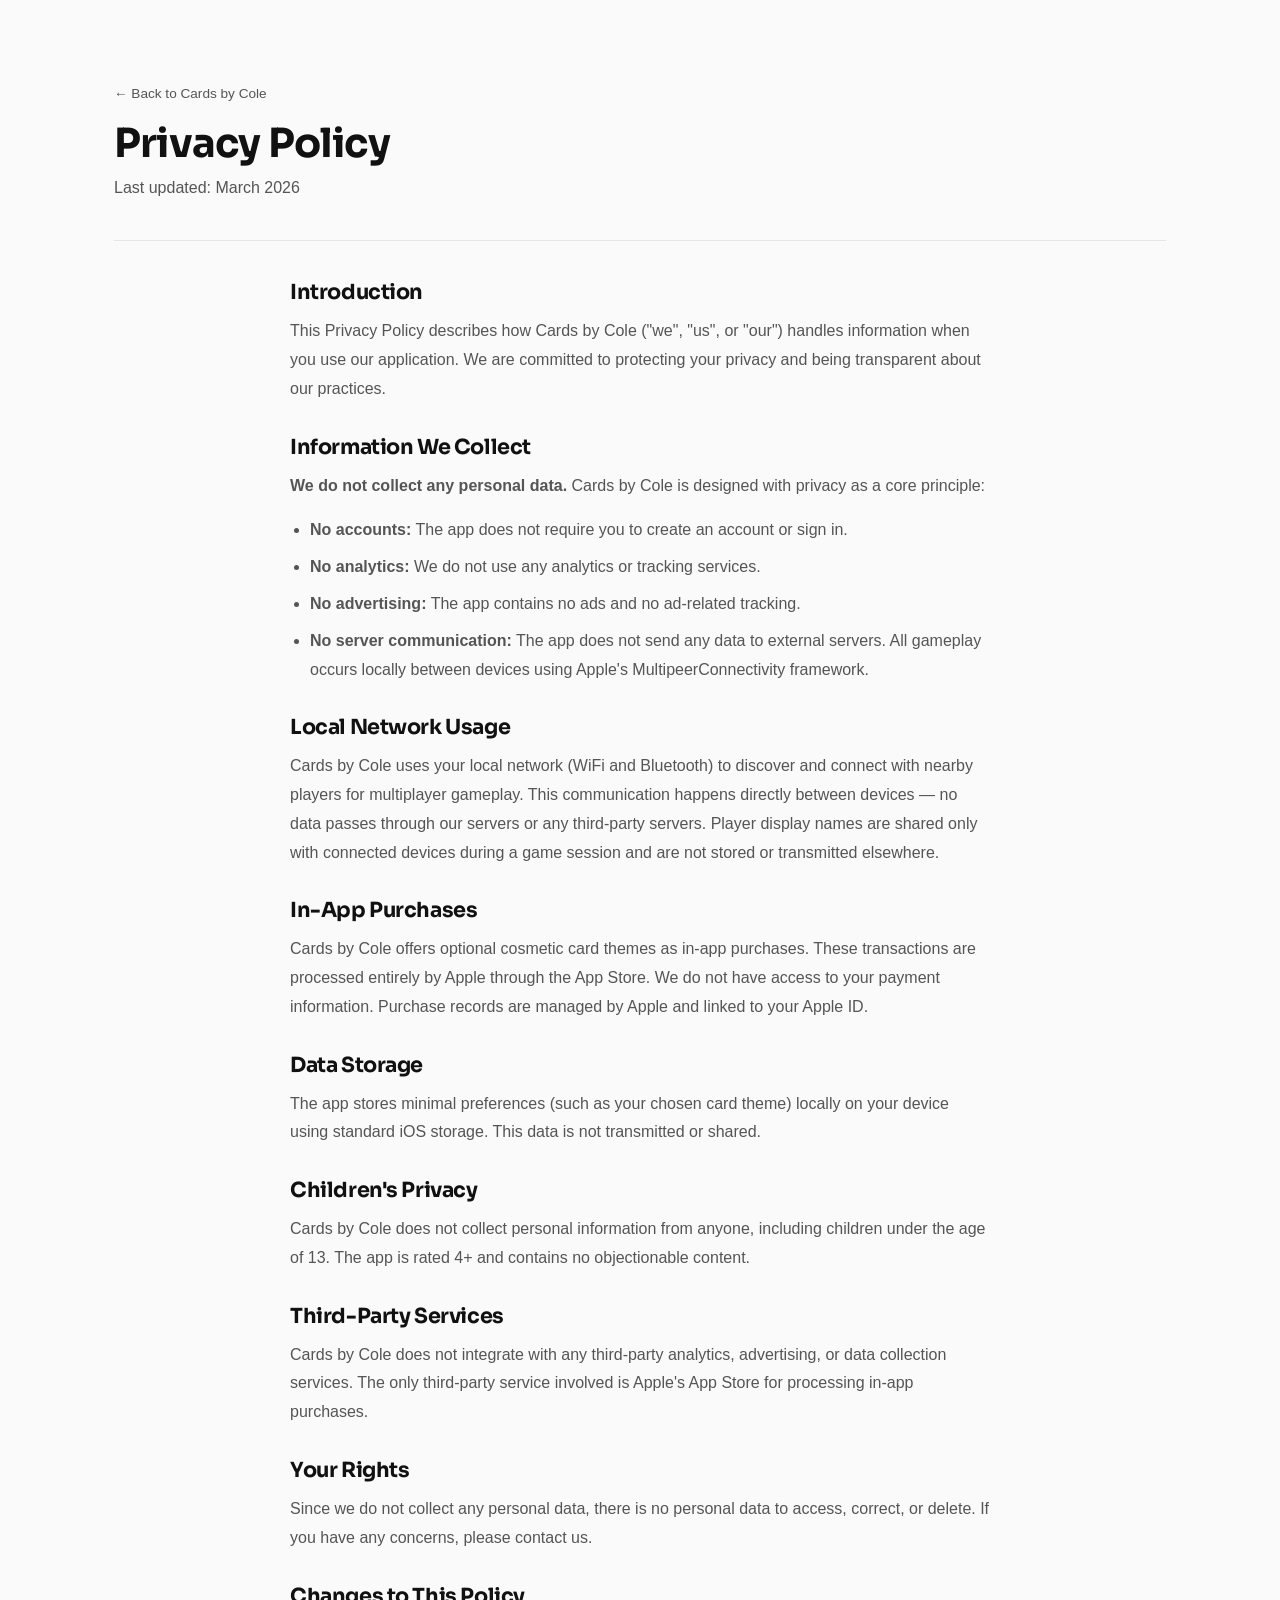
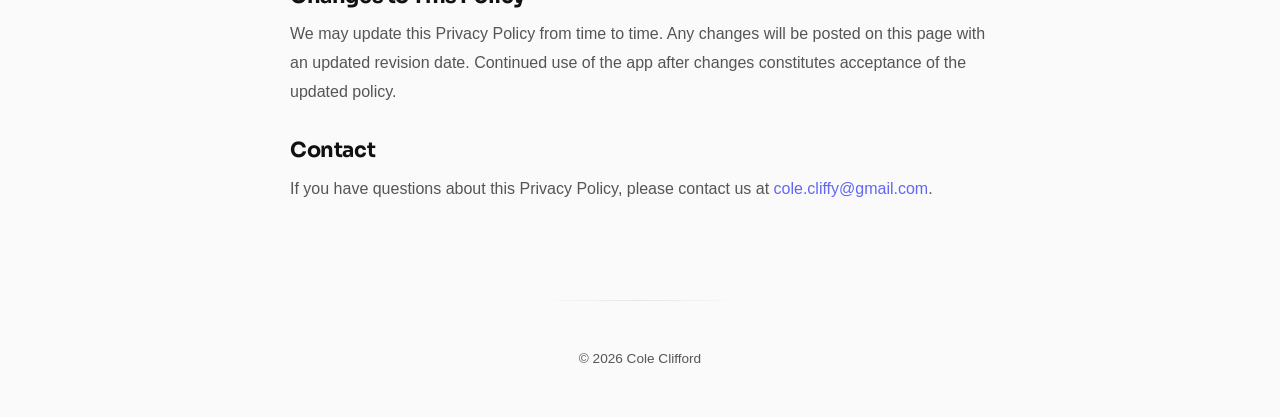
<file: projects/cards-by-cole/privacy.html>
<!DOCTYPE html>
<html lang="en">
<head>
  <meta charset="utf-8">
  <meta name="viewport" content="width=device-width, initial-scale=1">
  <title>Privacy Policy — Cards by Cole</title>
  <link rel="icon" href="/favicon.svg" type="image/svg+xml">
  <link rel="preconnect" href="https://fonts.googleapis.com">
  <link rel="preconnect" href="https://fonts.gstatic.com" crossorigin>
  <link href="https://fonts.googleapis.com/css2?family=Sora:wght@400;500;600;700;800&display=swap" rel="stylesheet">
  <link rel="stylesheet" href="../../css/style.css">
  <script>
    (function() {
      var saved = localStorage.getItem('theme');
      if (saved) document.documentElement.setAttribute('data-theme', saved);
      else if (window.matchMedia('(prefers-color-scheme: dark)').matches) document.documentElement.setAttribute('data-theme', 'dark');
    })();
  </script>
</head>
<body>
  <div class="container">
    <header class="page-header">
      <a href="./" class="page-header__back">&larr; Back to Cards by Cole</a>
      <h1>Privacy Policy</h1>
      <p style="color: var(--text-secondary); margin-top: 8px;">Last updated: March 2026</p>
    </header>

    <div class="page-content">
      <h2>Introduction</h2>
      <p>This Privacy Policy describes how Cards by Cole ("we", "us", or "our") handles information when you use our application. We are committed to protecting your privacy and being transparent about our practices.</p>

      <h2>Information We Collect</h2>
      <p><strong>We do not collect any personal data.</strong> Cards by Cole is designed with privacy as a core principle:</p>
      <ul>
        <li><strong>No accounts:</strong> The app does not require you to create an account or sign in.</li>
        <li><strong>No analytics:</strong> We do not use any analytics or tracking services.</li>
        <li><strong>No advertising:</strong> The app contains no ads and no ad-related tracking.</li>
        <li><strong>No server communication:</strong> The app does not send any data to external servers. All gameplay occurs locally between devices using Apple's MultipeerConnectivity framework.</li>
      </ul>

      <h2>Local Network Usage</h2>
      <p>Cards by Cole uses your local network (WiFi and Bluetooth) to discover and connect with nearby players for multiplayer gameplay. This communication happens directly between devices — no data passes through our servers or any third-party servers. Player display names are shared only with connected devices during a game session and are not stored or transmitted elsewhere.</p>

      <h2>In-App Purchases</h2>
      <p>Cards by Cole offers optional cosmetic card themes as in-app purchases. These transactions are processed entirely by Apple through the App Store. We do not have access to your payment information. Purchase records are managed by Apple and linked to your Apple ID.</p>

      <h2>Data Storage</h2>
      <p>The app stores minimal preferences (such as your chosen card theme) locally on your device using standard iOS storage. This data is not transmitted or shared.</p>

      <h2>Children's Privacy</h2>
      <p>Cards by Cole does not collect personal information from anyone, including children under the age of 13. The app is rated 4+ and contains no objectionable content.</p>

      <h2>Third-Party Services</h2>
      <p>Cards by Cole does not integrate with any third-party analytics, advertising, or data collection services. The only third-party service involved is Apple's App Store for processing in-app purchases.</p>

      <h2>Your Rights</h2>
      <p>Since we do not collect any personal data, there is no personal data to access, correct, or delete. If you have any concerns, please contact us.</p>

      <h2>Changes to This Policy</h2>
      <p>We may update this Privacy Policy from time to time. Any changes will be posted on this page with an updated revision date. Continued use of the app after changes constitutes acceptance of the updated policy.</p>

      <h2>Contact</h2>
      <p>If you have questions about this Privacy Policy, please contact us at <a href="mailto:cole.cliffy@gmail.com">cole.cliffy@gmail.com</a>.</p>
    </div>
  </div>

  <footer class="footer">
    <div class="container">
      <p>&copy; 2026 Cole Clifford</p>
    </div>
  </footer>
</body>
</html>
</file>
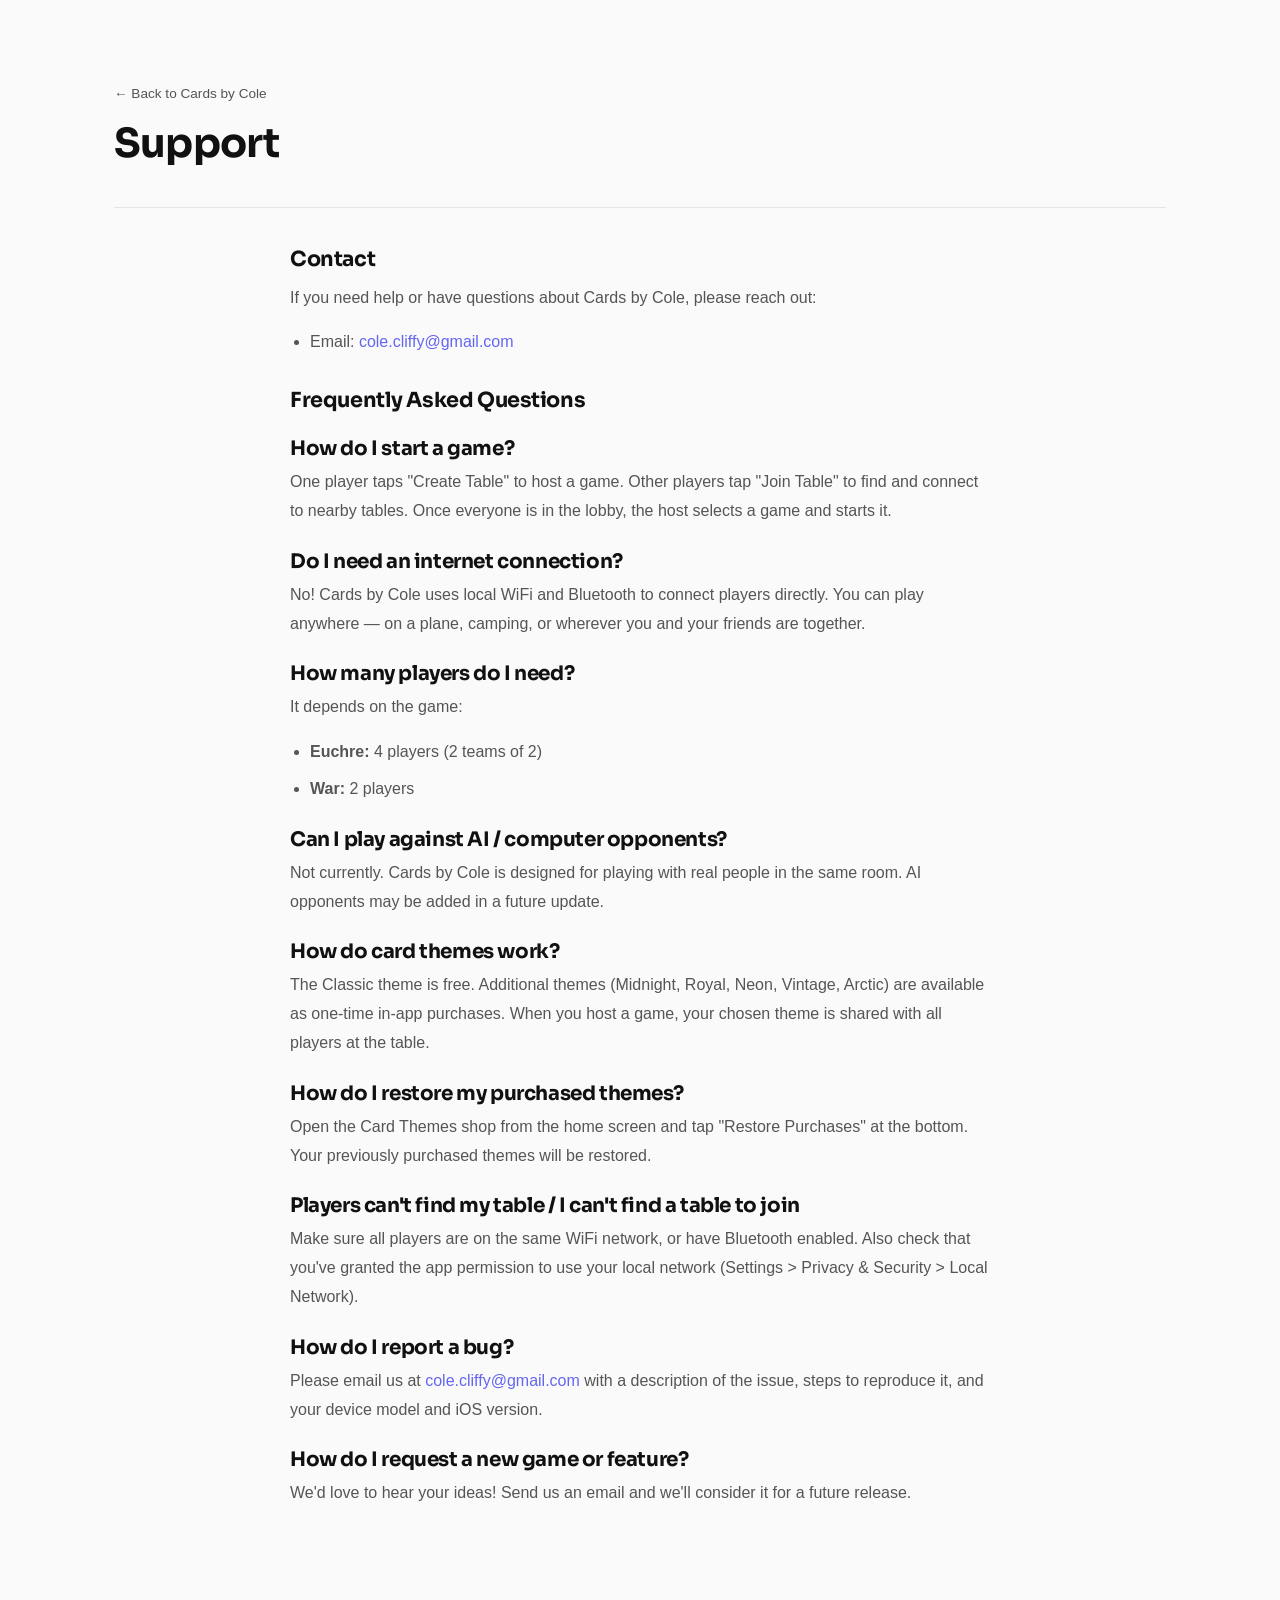
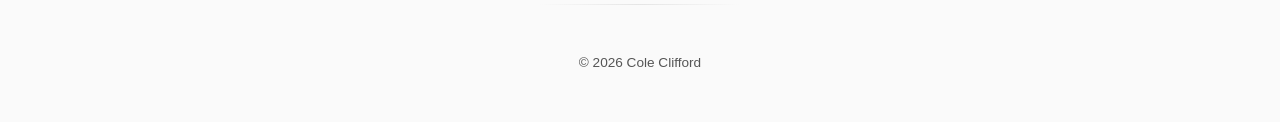
<file: projects/cards-by-cole/support.html>
<!DOCTYPE html>
<html lang="en">
<head>
  <meta charset="utf-8">
  <meta name="viewport" content="width=device-width, initial-scale=1">
  <title>Support — Cards by Cole</title>
  <link rel="icon" href="/favicon.svg" type="image/svg+xml">
  <link rel="preconnect" href="https://fonts.googleapis.com">
  <link rel="preconnect" href="https://fonts.gstatic.com" crossorigin>
  <link href="https://fonts.googleapis.com/css2?family=Sora:wght@400;500;600;700;800&display=swap" rel="stylesheet">
  <link rel="stylesheet" href="../../css/style.css">
  <script>
    (function() {
      var saved = localStorage.getItem('theme');
      if (saved) document.documentElement.setAttribute('data-theme', saved);
      else if (window.matchMedia('(prefers-color-scheme: dark)').matches) document.documentElement.setAttribute('data-theme', 'dark');
    })();
  </script>
</head>
<body>
  <div class="container">
    <header class="page-header">
      <a href="./" class="page-header__back">&larr; Back to Cards by Cole</a>
      <h1>Support</h1>
    </header>

    <div class="page-content">
      <h2>Contact</h2>
      <p>If you need help or have questions about Cards by Cole, please reach out:</p>
      <ul>
        <li>Email: <a href="mailto:cole.cliffy@gmail.com">cole.cliffy@gmail.com</a></li>
      </ul>

      <h2>Frequently Asked Questions</h2>

      <h3>How do I start a game?</h3>
      <p>One player taps "Create Table" to host a game. Other players tap "Join Table" to find and connect to nearby tables. Once everyone is in the lobby, the host selects a game and starts it.</p>

      <h3>Do I need an internet connection?</h3>
      <p>No! Cards by Cole uses local WiFi and Bluetooth to connect players directly. You can play anywhere — on a plane, camping, or wherever you and your friends are together.</p>

      <h3>How many players do I need?</h3>
      <p>It depends on the game:</p>
      <ul>
        <li><strong>Euchre:</strong> 4 players (2 teams of 2)</li>
        <li><strong>War:</strong> 2 players</li>
      </ul>

      <h3>Can I play against AI / computer opponents?</h3>
      <p>Not currently. Cards by Cole is designed for playing with real people in the same room. AI opponents may be added in a future update.</p>

      <h3>How do card themes work?</h3>
      <p>The Classic theme is free. Additional themes (Midnight, Royal, Neon, Vintage, Arctic) are available as one-time in-app purchases. When you host a game, your chosen theme is shared with all players at the table.</p>

      <h3>How do I restore my purchased themes?</h3>
      <p>Open the Card Themes shop from the home screen and tap "Restore Purchases" at the bottom. Your previously purchased themes will be restored.</p>

      <h3>Players can't find my table / I can't find a table to join</h3>
      <p>Make sure all players are on the same WiFi network, or have Bluetooth enabled. Also check that you've granted the app permission to use your local network (Settings &gt; Privacy &amp; Security &gt; Local Network).</p>

      <h3>How do I report a bug?</h3>
      <p>Please email us at <a href="mailto:cole.cliffy@gmail.com">cole.cliffy@gmail.com</a> with a description of the issue, steps to reproduce it, and your device model and iOS version.</p>

      <h3>How do I request a new game or feature?</h3>
      <p>We'd love to hear your ideas! Send us an email and we'll consider it for a future release.</p>
    </div>
  </div>

  <footer class="footer">
    <div class="container">
      <p>&copy; 2026 Cole Clifford</p>
    </div>
  </footer>
</body>
</html>
</file>
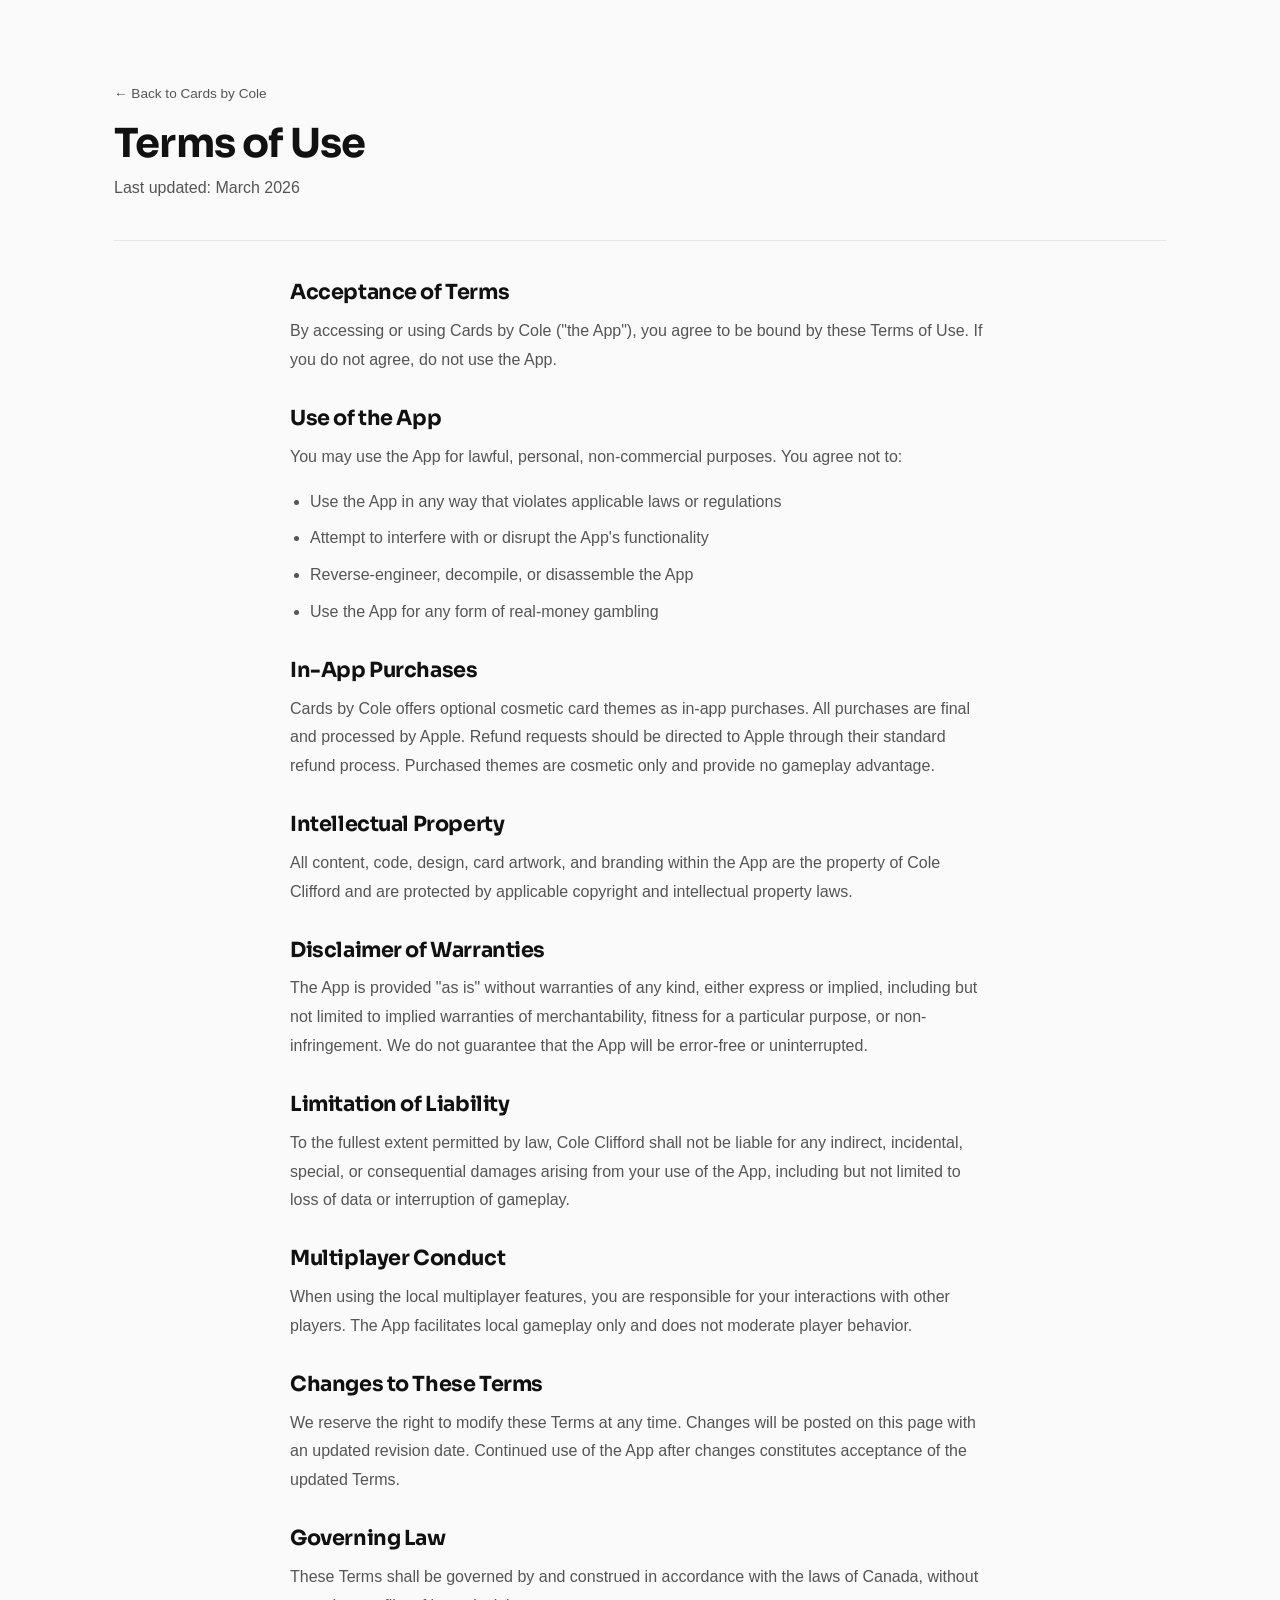
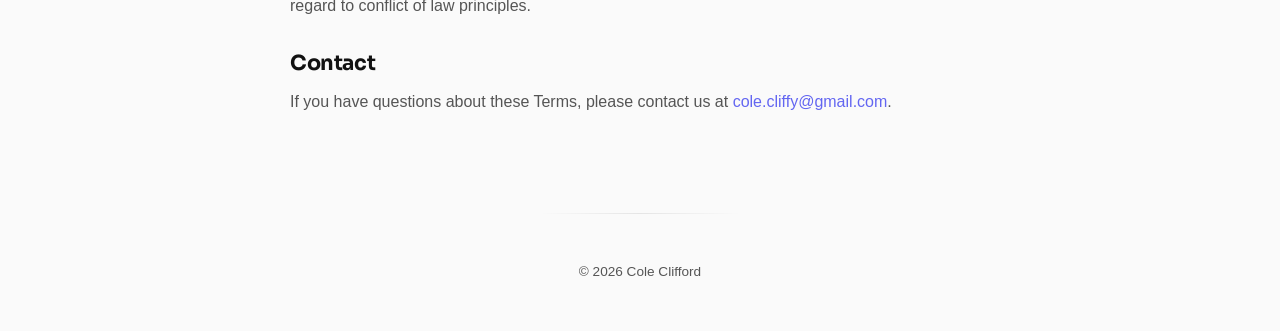
<file: projects/cards-by-cole/terms.html>
<!DOCTYPE html>
<html lang="en">
<head>
  <meta charset="utf-8">
  <meta name="viewport" content="width=device-width, initial-scale=1">
  <title>Terms of Use — Cards by Cole</title>
  <link rel="icon" href="/favicon.svg" type="image/svg+xml">
  <link rel="preconnect" href="https://fonts.googleapis.com">
  <link rel="preconnect" href="https://fonts.gstatic.com" crossorigin>
  <link href="https://fonts.googleapis.com/css2?family=Sora:wght@400;500;600;700;800&display=swap" rel="stylesheet">
  <link rel="stylesheet" href="../../css/style.css">
  <script>
    (function() {
      var saved = localStorage.getItem('theme');
      if (saved) document.documentElement.setAttribute('data-theme', saved);
      else if (window.matchMedia('(prefers-color-scheme: dark)').matches) document.documentElement.setAttribute('data-theme', 'dark');
    })();
  </script>
</head>
<body>
  <div class="container">
    <header class="page-header">
      <a href="./" class="page-header__back">&larr; Back to Cards by Cole</a>
      <h1>Terms of Use</h1>
      <p style="color: var(--text-secondary); margin-top: 8px;">Last updated: March 2026</p>
    </header>

    <div class="page-content">
      <h2>Acceptance of Terms</h2>
      <p>By accessing or using Cards by Cole ("the App"), you agree to be bound by these Terms of Use. If you do not agree, do not use the App.</p>

      <h2>Use of the App</h2>
      <p>You may use the App for lawful, personal, non-commercial purposes. You agree not to:</p>
      <ul>
        <li>Use the App in any way that violates applicable laws or regulations</li>
        <li>Attempt to interfere with or disrupt the App's functionality</li>
        <li>Reverse-engineer, decompile, or disassemble the App</li>
        <li>Use the App for any form of real-money gambling</li>
      </ul>

      <h2>In-App Purchases</h2>
      <p>Cards by Cole offers optional cosmetic card themes as in-app purchases. All purchases are final and processed by Apple. Refund requests should be directed to Apple through their standard refund process. Purchased themes are cosmetic only and provide no gameplay advantage.</p>

      <h2>Intellectual Property</h2>
      <p>All content, code, design, card artwork, and branding within the App are the property of Cole Clifford and are protected by applicable copyright and intellectual property laws.</p>

      <h2>Disclaimer of Warranties</h2>
      <p>The App is provided "as is" without warranties of any kind, either express or implied, including but not limited to implied warranties of merchantability, fitness for a particular purpose, or non-infringement. We do not guarantee that the App will be error-free or uninterrupted.</p>

      <h2>Limitation of Liability</h2>
      <p>To the fullest extent permitted by law, Cole Clifford shall not be liable for any indirect, incidental, special, or consequential damages arising from your use of the App, including but not limited to loss of data or interruption of gameplay.</p>

      <h2>Multiplayer Conduct</h2>
      <p>When using the local multiplayer features, you are responsible for your interactions with other players. The App facilitates local gameplay only and does not moderate player behavior.</p>

      <h2>Changes to These Terms</h2>
      <p>We reserve the right to modify these Terms at any time. Changes will be posted on this page with an updated revision date. Continued use of the App after changes constitutes acceptance of the updated Terms.</p>

      <h2>Governing Law</h2>
      <p>These Terms shall be governed by and construed in accordance with the laws of Canada, without regard to conflict of law principles.</p>

      <h2>Contact</h2>
      <p>If you have questions about these Terms, please contact us at <a href="mailto:cole.cliffy@gmail.com">cole.cliffy@gmail.com</a>.</p>
    </div>
  </div>

  <footer class="footer">
    <div class="container">
      <p>&copy; 2026 Cole Clifford</p>
    </div>
  </footer>
</body>
</html>
</file>
<file: css/style.css>
/* ===== Reset & Base ===== */
*,
*::before,
*::after {
  margin: 0;
  padding: 0;
  box-sizing: border-box;
}

/* ===== CSS Custom Properties — Light (default) ===== */
:root {
  --bg: #fafafa;
  --bg-secondary: #f0f0f2;
  --text: #111111;
  --text-secondary: #555555;
  --accent: #6366f1;
  --accent-hover: #4f46e5;
  --accent-glow: rgba(99, 102, 241, 0.15);
  --border: #e5e5e5;
  --card-bg: #ffffff;
  --card-shadow: 0 1px 3px rgba(0, 0, 0, 0.05);
  --card-shadow-hover: 0 8px 30px rgba(99, 102, 241, 0.1);
  --tag-bg: #eef2ff;
  --tag-text: #6366f1;
  --tag-active-bg: #6366f1;
  --tag-active-text: #ffffff;
  --timeline-line: #e5e5e5;
  --timeline-dot: #6366f1;
  --nav-bg: rgba(250, 250, 250, 0.8);
  --code-bg: #f0f0f2;
  --transition: 0.25s ease;
  --font-heading: "Sora", -apple-system, BlinkMacSystemFont, "Segoe UI", sans-serif;
  --font-body: -apple-system, BlinkMacSystemFont, "Segoe UI", Roboto, Oxygen, Ubuntu, Cantarell, "Helvetica Neue", sans-serif;
}

/* ===== Dark Theme ===== */
[data-theme="dark"] {
  --bg: #0a0a0a;
  --bg-secondary: #141414;
  --text: #eeeeee;
  --text-secondary: #999999;
  --accent: #818cf8;
  --accent-hover: #a5b4fc;
  --accent-glow: rgba(129, 140, 248, 0.12);
  --border: #1f1f1f;
  --card-bg: #141414;
  --card-shadow: 0 1px 3px rgba(0, 0, 0, 0.3);
  --card-shadow-hover: 0 8px 30px rgba(129, 140, 248, 0.08);
  --tag-bg: #1e1b4b;
  --tag-text: #818cf8;
  --tag-active-bg: #818cf8;
  --tag-active-text: #0a0a0a;
  --timeline-line: #1f1f1f;
  --timeline-dot: #818cf8;
  --nav-bg: rgba(10, 10, 10, 0.85);
  --code-bg: #141414;
}

/* ===== Typography ===== */
html {
  scroll-behavior: smooth;
  scroll-padding-top: 80px;
}

body {
  font-family: var(--font-body);
  font-size: 16px;
  line-height: 1.6;
  color: var(--text);
  background-color: var(--bg);
  transition: background-color var(--transition), color var(--transition);
  -webkit-font-smoothing: antialiased;
  -moz-osx-font-smoothing: grayscale;
}

h1, h2, h3, h4 {
  font-family: var(--font-heading);
  line-height: 1.15;
  font-weight: 700;
  letter-spacing: -0.02em;
}

h1 { font-size: 2.5rem; }
h2 { font-size: 1.85rem; }
h3 { font-size: 1.25rem; }

a {
  color: var(--accent);
  text-decoration: none;
  transition: color var(--transition);
}

a:hover {
  color: var(--accent-hover);
}

/* ===== Layout ===== */
.container {
  max-width: 1100px;
  margin: 0 auto;
  padding: 0 24px;
}

.container--narrow {
  max-width: 800px;
}

section {
  padding: 64px 0;
}

.section-title {
  margin-bottom: 36px;
  position: relative;
  font-size: 1.85rem;
  letter-spacing: -0.03em;
}

.section-title::before {
  content: "";
  display: block;
  width: 32px;
  height: 3px;
  background: var(--accent);
  margin-bottom: 12px;
  border-radius: 2px;
}

/* ===== Keyframe Animations ===== */
@keyframes heroFadeUp {
  from {
    opacity: 0;
    transform: translateY(24px);
  }
  to {
    opacity: 1;
    transform: translateY(0);
  }
}

@keyframes heroFadeIn {
  from { opacity: 0; }
  to { opacity: 1; }
}

@keyframes staggerFadeUp {
  from {
    opacity: 0;
    transform: translateY(16px);
  }
  to {
    opacity: 1;
    transform: translateY(0);
  }
}

/* ===== Nav ===== */
.nav {
  position: fixed;
  top: 0;
  left: 0;
  right: 0;
  z-index: 100;
  background: var(--nav-bg);
  backdrop-filter: blur(16px);
  -webkit-backdrop-filter: blur(16px);
  border-bottom: 1px solid var(--border);
  transition: background-color var(--transition), border-color var(--transition);
}

.nav__inner {
  display: flex;
  align-items: center;
  justify-content: space-between;
  height: 60px;
}

.nav__logo {
  display: inline-flex;
  align-items: center;
  transition: transform 0.2s ease;
}

.nav__logo:hover {
  transform: scale(1.05);
}

.nav__links {
  display: flex;
  align-items: center;
  gap: 28px;
  list-style: none;
}

.nav__links a {
  color: var(--text-secondary);
  font-size: 0.88rem;
  font-weight: 500;
  transition: color var(--transition);
  position: relative;
}

.nav__links a::after {
  content: "";
  position: absolute;
  bottom: -4px;
  left: 0;
  width: 0;
  height: 2px;
  background: var(--accent);
  border-radius: 1px;
  transition: width var(--transition);
}

.nav__links a:hover {
  color: var(--text);
}

.nav__links a:hover::after {
  width: 100%;
}

.theme-toggle {
  background: none;
  border: 1px solid var(--border);
  border-radius: 8px;
  padding: 6px 8px;
  cursor: pointer;
  display: flex;
  align-items: center;
  justify-content: center;
  color: var(--text-secondary);
  transition: color var(--transition), border-color var(--transition), background-color var(--transition);
}

.theme-toggle:hover {
  color: var(--accent);
  border-color: var(--accent);
  background: var(--accent-glow);
}

.theme-toggle svg {
  width: 18px;
  height: 18px;
}

/* Mobile nav toggle */
.nav__hamburger {
  display: none;
  background: none;
  border: none;
  cursor: pointer;
  padding: 4px;
  color: var(--text);
}

.nav__hamburger svg {
  width: 24px;
  height: 24px;
}

@media (max-width: 768px) {
  .nav__hamburger {
    display: flex;
  }

  .nav__links {
    display: none;
    position: absolute;
    top: 60px;
    left: 0;
    right: 0;
    flex-direction: column;
    background: var(--nav-bg);
    backdrop-filter: blur(16px);
    -webkit-backdrop-filter: blur(16px);
    border-bottom: 1px solid var(--border);
    padding: 16px 24px;
    gap: 16px;
  }

  .nav__links.open {
    display: flex;
  }
}

/* ===== Hero ===== */
.hero {
  min-height: 85vh;
  display: flex;
  align-items: center;
  padding-top: 60px;
  position: relative;
  overflow: hidden;
}

.hero::before {
  content: "";
  position: absolute;
  inset: 0;
  background: radial-gradient(ellipse at 70% 40%, var(--accent-glow) 0%, transparent 55%);
  pointer-events: none;
}

.hero__inner {
  display: flex;
  align-items: center;
  justify-content: space-between;
  gap: 48px;
  width: 100%;
}

.hero__content {
  flex: 1;
  max-width: 560px;
}

.hero__name {
  font-size: clamp(2.5rem, 5vw, 4rem);
  font-weight: 800;
  letter-spacing: -0.04em;
  margin-bottom: 16px;
  background: linear-gradient(135deg, var(--text) 0%, var(--accent) 100%);
  -webkit-background-clip: text;
  -webkit-text-fill-color: transparent;
  background-clip: text;
  animation: heroFadeUp 0.7s ease both;
}

.hero__tagline {
  font-size: 1.2rem;
  color: var(--text-secondary);
  margin-bottom: 32px;
  line-height: 1.6;
  animation: heroFadeUp 0.7s ease 0.15s both;
}

.hero__links {
  display: flex;
  flex-wrap: wrap;
  gap: 12px;
  list-style: none;
  margin: 0;
  padding: 0;
  animation: heroFadeUp 0.7s ease 0.3s both;
}

.hero__links li {
  margin: 0;
  padding: 0;
}

.hero__social {
  display: inline-flex;
  align-items: center;
  justify-content: center;
  width: 44px;
  height: 44px;
  border: 1px solid var(--border);
  border-radius: 12px;
  color: var(--text-secondary);
  transition: border-color var(--transition), color var(--transition), transform 0.2s ease, background-color var(--transition);
}

.hero__social:hover {
  border-color: var(--accent);
  color: var(--accent);
  transform: translateY(-2px);
  background: var(--accent-glow);
}

.hero__social svg {
  width: 20px;
  height: 20px;
}

.hero__photo {
  flex-shrink: 0;
  animation: heroFadeIn 0.8s ease 0.3s both;
}

.hero__photo img {
  width: 300px;
  height: 360px;
  object-fit: cover;
  border-radius: 20px;
  border: 1px solid var(--border);
  transition: border-color var(--transition);
}

/* ===== About ===== */
.about__content {
  max-width: 700px;
  margin: 0 auto;
  color: var(--text-secondary);
  font-size: 1.1rem;
  line-height: 1.8;
}

/* ===== Projects ===== */
.filter-bar {
  display: flex;
  flex-wrap: wrap;
  gap: 8px;
  margin-bottom: 32px;
}

.filter-btn {
  padding: 6px 16px;
  border: 1px solid var(--border);
  border-radius: 20px;
  background: transparent;
  color: var(--text-secondary);
  font-family: var(--font-heading);
  font-size: 0.82rem;
  font-weight: 500;
  cursor: pointer;
  transition: all var(--transition);
}

.filter-btn:hover {
  border-color: var(--accent);
  color: var(--accent);
  background: var(--accent-glow);
}

.filter-btn.active {
  background: var(--tag-active-bg);
  color: var(--tag-active-text);
  border-color: var(--tag-active-bg);
}

.projects-grid {
  display: grid;
  grid-template-columns: repeat(auto-fill, minmax(300px, 1fr));
  gap: 20px;
}

.project-card {
  background: var(--card-bg);
  border: 1px solid var(--border);
  border-radius: 16px;
  padding: 24px;
  transition: border-color var(--transition), box-shadow var(--transition), transform 0.2s ease;
}

.project-card:hover {
  border-color: var(--accent);
  box-shadow: var(--card-shadow-hover);
  transform: translateY(-3px);
}

.project-card.hidden {
  display: none;
}

.project-card__title {
  font-family: var(--font-heading);
  font-size: 1.15rem;
  font-weight: 600;
  margin-bottom: 8px;
  letter-spacing: -0.01em;
}

.project-card__desc {
  color: var(--text-secondary);
  font-size: 0.9rem;
  margin-bottom: 16px;
  line-height: 1.55;
}

.project-card__tags {
  display: flex;
  flex-wrap: wrap;
  gap: 6px;
  margin-bottom: 16px;
}

.project-card__tag {
  padding: 3px 10px;
  border-radius: 20px;
  background: var(--tag-bg);
  color: var(--tag-text);
  font-family: var(--font-heading);
  font-size: 0.72rem;
  font-weight: 600;
  letter-spacing: 0.01em;
}

.project-card__links {
  display: flex;
  gap: 12px;
}

.project-card__links a {
  font-size: 0.85rem;
  font-weight: 500;
}

/* ===== Timeline ===== */
.timeline {
  position: relative;
  max-width: 700px;
  margin: 0 auto;
  padding-left: 36px;
}

.timeline::before {
  content: "";
  position: absolute;
  left: 7px;
  top: 0;
  bottom: 0;
  width: 2px;
  background: linear-gradient(to bottom, var(--accent) 0%, var(--timeline-line) 40%, transparent 100%);
}

.timeline__item {
  position: relative;
  margin-bottom: 36px;
  padding: 20px 24px;
  background: var(--card-bg);
  border: 1px solid var(--border);
  border-radius: 14px;
  transition: border-color var(--transition), box-shadow var(--transition);
}

.timeline__item:hover {
  border-color: var(--accent);
  box-shadow: var(--card-shadow-hover);
}

.timeline__item:last-child {
  margin-bottom: 0;
}

.timeline__item:first-child .timeline__dot {
  box-shadow: 0 0 0 4px var(--accent-glow);
}

.timeline__dot {
  position: absolute;
  left: -36px;
  top: 24px;
  width: 16px;
  height: 16px;
  border-radius: 50%;
  background: var(--timeline-dot);
  border: 3px solid var(--bg);
  transition: background-color var(--transition), border-color var(--transition), box-shadow var(--transition);
}

.timeline__date {
  font-family: var(--font-heading);
  font-size: 0.78rem;
  color: var(--accent);
  font-weight: 600;
  margin-bottom: 4px;
  letter-spacing: 0.01em;
}

.timeline__role {
  font-family: var(--font-heading);
  font-size: 1.1rem;
  font-weight: 700;
  margin-bottom: 2px;
  letter-spacing: -0.01em;
}

.timeline__org {
  font-size: 0.9rem;
  color: var(--text-secondary);
  margin-bottom: 8px;
}

.timeline__desc {
  font-size: 0.9rem;
  color: var(--text-secondary);
  line-height: 1.6;
}

/* ===== Footer ===== */
.footer {
  position: relative;
  padding: 48px 0;
  text-align: center;
  color: var(--text-secondary);
  font-size: 0.85rem;
}

.footer::before {
  content: "";
  position: absolute;
  top: 0;
  left: 50%;
  transform: translateX(-50%);
  width: 200px;
  height: 1px;
  background: linear-gradient(90deg, transparent, var(--border), transparent);
}

.footer__links {
  display: flex;
  justify-content: center;
  gap: 20px;
  margin-bottom: 16px;
}

.footer__links a {
  color: var(--text-secondary);
  transition: color var(--transition), transform 0.2s ease;
  display: inline-flex;
}

.footer__links a:hover {
  color: var(--accent);
  transform: translateY(-2px);
}

.footer__links svg {
  width: 20px;
  height: 20px;
}

/* ===== Scroll Animations ===== */
.fade-in {
  opacity: 0;
  transform: translateY(20px);
  transition: opacity 0.6s ease, transform 0.6s ease;
}

.fade-in.visible {
  opacity: 1;
  transform: translateY(0);
}

.fade-in.visible .project-card,
.fade-in.visible .timeline__item,
.fade-in.visible .feed-item {
  animation: staggerFadeUp 0.5s ease both;
}

/* ===== Project Sub-Pages ===== */
.page-header {
  padding: 80px 0 40px;
  border-bottom: 1px solid var(--border);
  margin-bottom: 40px;
}

.page-header__back {
  display: inline-flex;
  align-items: center;
  gap: 4px;
  font-size: 0.85rem;
  color: var(--text-secondary);
  margin-bottom: 16px;
}

.page-header__back:hover {
  color: var(--accent);
}

.page-content {
  max-width: 700px;
  margin: 0 auto;
  padding-bottom: 80px;
  line-height: 1.8;
  color: var(--text-secondary);
}

.page-content h2 {
  color: var(--text);
  margin: 32px 0 12px;
  font-size: 1.3rem;
}

.page-content h3 {
  color: var(--text);
  margin: 24px 0 8px;
}

.page-content p {
  margin-bottom: 16px;
}

.page-content ul {
  margin: 0 0 16px 20px;
}

.page-content li {
  margin-bottom: 8px;
}

/* ===== 404 ===== */
.not-found {
  min-height: 100vh;
  display: flex;
  flex-direction: column;
  align-items: center;
  justify-content: center;
  text-align: center;
}

.not-found__code {
  font-family: var(--font-heading);
  font-size: 6rem;
  font-weight: 800;
  color: var(--accent);
  line-height: 1;
  margin-bottom: 8px;
}

.not-found__msg {
  color: var(--text-secondary);
  margin-bottom: 24px;
}

.not-found__link {
  padding: 10px 24px;
  border: 1px solid var(--accent);
  border-radius: 8px;
  font-weight: 500;
}

/* ===== Feed ===== */
.feed-list {
  display: flex;
  flex-direction: column;
  gap: 16px;
  max-width: 700px;
  margin: 0 auto;
}

.feed-item {
  background: var(--card-bg);
  border: 1px solid var(--border);
  border-radius: 14px;
  padding: 20px 24px;
  transition: border-color var(--transition), box-shadow var(--transition), transform 0.2s ease;
}

.feed-item:hover {
  border-color: var(--accent);
  box-shadow: var(--card-shadow-hover);
  transform: translateY(-2px);
}

.feed-item.hidden {
  display: none;
}

.feed-item__header {
  display: flex;
  align-items: center;
  gap: 10px;
  margin-bottom: 6px;
}

.feed-item__type {
  display: inline-block;
  padding: 2px 8px;
  border-radius: 10px;
  font-family: var(--font-heading);
  font-size: 0.7rem;
  font-weight: 600;
  text-transform: uppercase;
  letter-spacing: 0.03em;
}

.feed-item__type--medium {
  background: #00ab6c18;
  color: #00ab6c;
}

[data-theme="dark"] .feed-item__type--medium {
  background: #00ab6c25;
  color: #2dd98e;
}

.feed-item__type--linkedin {
  background: #0a66c218;
  color: #0a66c2;
}

[data-theme="dark"] .feed-item__type--linkedin {
  background: #0a66c225;
  color: #5da3e8;
}

.feed-item__type--news {
  background: var(--tag-bg);
  color: var(--text-secondary);
}

.feed-item__type--post {
  background: var(--tag-bg);
  color: var(--accent);
}

.feed-item__type--talk {
  background: #f59e0b18;
  color: #d97706;
}

[data-theme="dark"] .feed-item__type--talk {
  background: #f59e0b20;
  color: #fbbf24;
}

.feed-item__type--podcast {
  background: #ec489918;
  color: #db2777;
}

[data-theme="dark"] .feed-item__type--podcast {
  background: #ec489920;
  color: #f472b6;
}

.feed-item__type--video {
  background: #ef444418;
  color: #dc2626;
}

[data-theme="dark"] .feed-item__type--video {
  background: #ef444420;
  color: #f87171;
}

.feed-item__date {
  font-size: 0.8rem;
  color: var(--text-secondary);
}

.feed-item__title {
  font-family: var(--font-heading);
  font-size: 1.05rem;
  font-weight: 600;
  margin-bottom: 4px;
  letter-spacing: -0.01em;
}

.feed-item__title a {
  color: var(--text);
}

.feed-item__title a:hover {
  color: var(--accent);
}

.feed-item__desc {
  font-size: 0.9rem;
  color: var(--text-secondary);
  line-height: 1.55;
}

.feed-item__read-toggle {
  display: inline-block;
  margin-top: 10px;
  font-size: 0.85rem;
  font-weight: 500;
  color: var(--accent);
  cursor: pointer;
  background: none;
  border: none;
  padding: 0;
}

.feed-item__read-toggle:hover {
  color: var(--accent-hover);
}

.feed-item__body {
  display: none;
  margin-top: 16px;
  padding-top: 16px;
  border-top: 1px solid var(--border);
  line-height: 1.8;
  color: var(--text-secondary);
}

.feed-item__body.open {
  display: block;
}

.feed-item__body p {
  margin-bottom: 12px;
}

.feed-view-all {
  display: inline-block;
  font-size: 0.95rem;
  font-weight: 500;
  color: var(--accent);
}

.feed-view-all:hover {
  color: var(--accent-hover);
}

/* Feed page header */
.feed-page-header {
  padding-top: 100px;
  padding-bottom: 40px;
}

/* ===== Responsive ===== */
@media (max-width: 768px) {
  h1 { font-size: 2rem; }

  section { padding: 48px 0; }

  .hero {
    min-height: auto;
    padding-top: 100px;
    padding-bottom: 48px;
  }

  .hero__inner {
    flex-direction: column-reverse;
    text-align: center;
    gap: 32px;
  }

  .hero__content {
    max-width: 100%;
  }

  .hero__name {
    font-size: 2.5rem;
  }

  .hero__links {
    justify-content: center;
  }

  .hero__photo img {
    width: 200px;
    height: 240px;
  }

  .section-title::before {
    margin-left: auto;
    margin-right: auto;
  }

  .section-title {
    text-align: center;
  }

  .about__content {
    text-align: center;
  }

  .filter-bar {
    justify-content: center;
  }

  .projects-grid {
    grid-template-columns: 1fr;
  }
}
</file>
